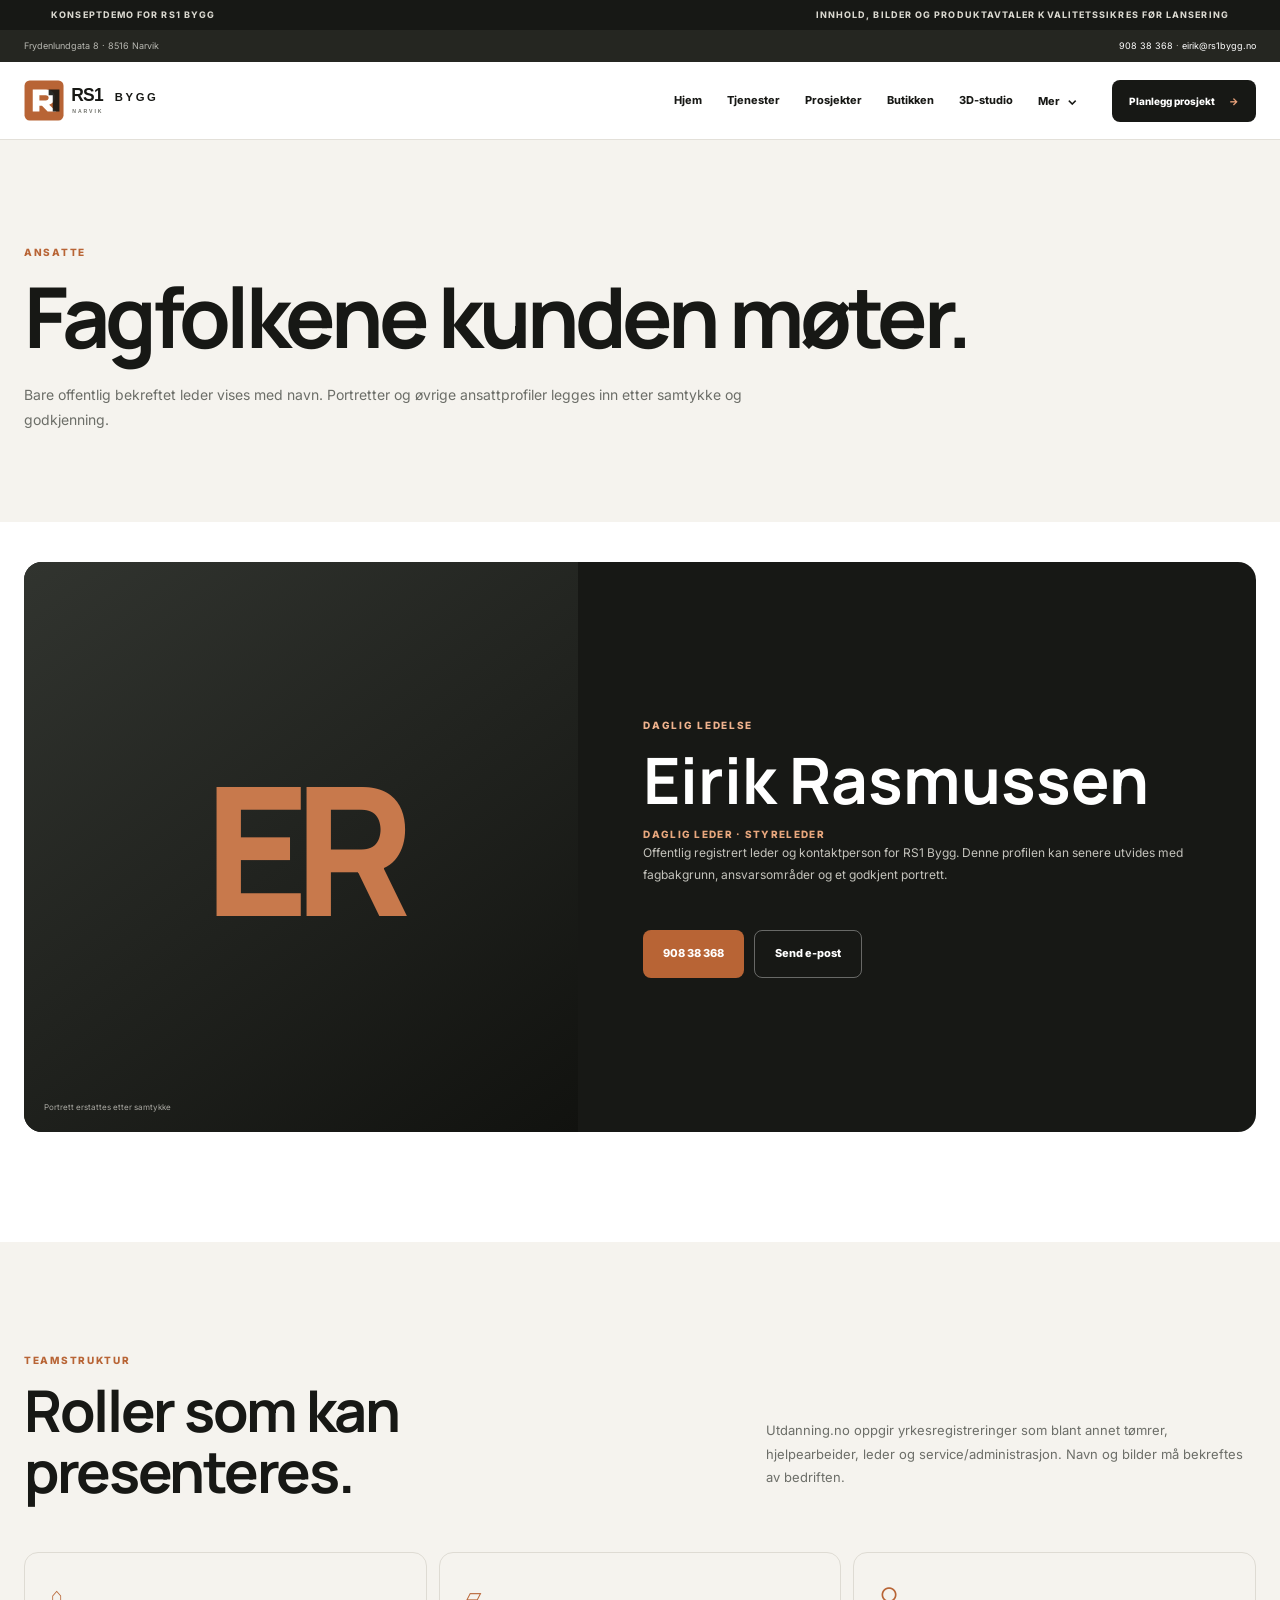
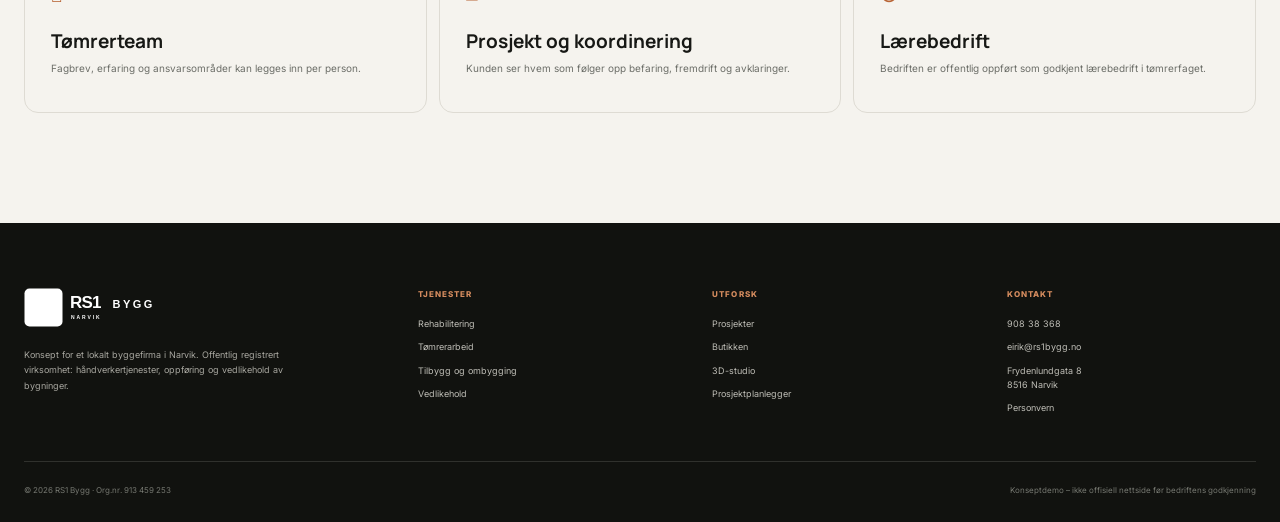
<file: ansatte.html>
<!doctype html><html lang="no"><head><meta charset="utf-8"><meta name="viewport" content="width=device-width,initial-scale=1,viewport-fit=cover"><meta name="theme-color" content="#171815"><meta name="description" content="Team- og ansattside for RS1 Bygg i Narvik."><title>Ansatte | RS1 Bygg Narvik</title><link rel="icon" href="assets/favicon.svg" type="image/svg+xml"><link rel="preconnect" href="https://fonts.googleapis.com"><link rel="preconnect" href="https://fonts.gstatic.com" crossorigin><link href="https://fonts.googleapis.com/css2?family=Inter:wght@400;500;600;700;800&family=Manrope:wght@500;600;700;800;900&display=swap" rel="stylesheet"><link rel="stylesheet" href="assets/site.css?v=20260901"><script defer src="assets/site.js?v=20260901"></script></head><body data-page="team"><div class="demo-ribbon"><span>Konseptdemo for RS1 Bygg</span><span>Innhold, bilder og produktavtaler kvalitetssikres før lansering</span></div>
<div class="site-topline"><div class="container"><span>Frydenlundgata 8 · 8516 Narvik</span><span><a href="tel:+4790838368">908 38 368</a> · <a href="mailto:eirik@rs1bygg.no">eirik@rs1bygg.no</a></span></div></div>
<header class="site-header"><div class="header-inner"><a class="site-logo" href="index.html" aria-label="RS1 Bygg"><img src="assets/logo.svg" alt="RS1 Bygg Narvik"></a><nav class="main-nav" aria-label="Hovedmeny"><a href="index.html" class="">Hjem</a><a href="tjenester.html" class="">Tjenester</a><a href="prosjekter.html" class="">Prosjekter</a><a href="butikk.html" class="">Butikken</a><a href="visualisering.html" class="">3D-studio</a><div class="nav-more"><button type="button" aria-expanded="false">Mer <span>⌄</span></button><div class="nav-popover"><a href="galleri.html"><span>Galleri</span><span>→</span></a><a href="tilbud.html"><span>Tilbud</span><span>→</span></a><a href="forhandlere.html"><span>Forhandlere</span><span>→</span></a><a href="prosessen.html"><span>Prosessen</span><span>→</span></a><a href="om-oss.html"><span>Om oss</span><span>→</span></a><a href="ansatte.html"><span>Ansatte</span><span>→</span></a><a href="kontakt.html"><span>Kontakt</span><span>→</span></a></div></div></nav><a class="header-cta" href="prosjektplanlegger.html">Planlegg prosjekt <span>→</span></a><button class="menu-toggle" type="button" aria-label="Åpne meny" aria-expanded="false"><span></span><span></span><span></span></button></div></header>
<nav class="mobile-menu" aria-label="Mobilmeny"><a href="index.html" class=""><span>Hjem</span><span>→</span></a><a href="tjenester.html" class=""><span>Tjenester</span><span>→</span></a><a href="prosjekter.html" class=""><span>Prosjekter</span><span>→</span></a><a href="butikk.html" class=""><span>Butikken</span><span>→</span></a><a href="visualisering.html" class=""><span>3D-studio</span><span>→</span></a><a href="galleri.html" class=""><span>Galleri</span><span>→</span></a><a href="tilbud.html" class=""><span>Tilbud</span><span>→</span></a><a href="forhandlere.html" class=""><span>Forhandlere</span><span>→</span></a><a href="prosessen.html" class=""><span>Prosessen</span><span>→</span></a><a href="om-oss.html" class=""><span>Om oss</span><span>→</span></a><a href="ansatte.html" class="active"><span>Ansatte</span><span>→</span></a><a href="kontakt.html" class=""><span>Kontakt</span><span>→</span></a><div class="mobile-actions"><a class="btn btn-accent" href="prosjektplanlegger.html">Planlegg prosjekt</a><a class="btn btn-outline-light" href="tel:+4790838368">Ring 908 38 368</a></div></nav><main><section class="page-hero"><div class="container"><span class="eyebrow">ANSATTE</span><h1>Fagfolkene kunden møter.</h1><p>Bare offentlig bekreftet leder vises med navn. Portretter og øvrige ansattprofiler legges inn etter samtykke og godkjenning.</p></div></section><section class="section pt-small"><div class="container"><div class="team-feature"><div class="team-photo"><div class="team-initials">ER</div><small>Portrett erstattes etter samtykke</small></div><div class="team-copy"><span class="eyebrow light">DAGLIG LEDELSE</span><h2>Eirik Rasmussen</h2><span class="team-role">Daglig leder · styreleder</span><p>Offentlig registrert leder og kontaktperson for RS1 Bygg. Denne profilen kan senere utvides med fagbakgrunn, ansvarsområder og et godkjent portrett.</p><div class="hero-actions"><a class="btn btn-accent" href="tel:+4790838368">908 38 368</a><a class="btn btn-outline-light" href="mailto:eirik@rs1bygg.no">Send e-post</a></div></div></div></div></section><section class="section section-soft"><div class="container"><div class="split-heading"><div><span class="eyebrow">TEAMSTRUKTUR</span><h2>Roller som kan presenteres.</h2></div><p>Utdanning.no oppgir yrkesregistreringer som blant annet tømrer, hjelpearbeider, leder og service/administrasjon. Navn og bilder må bekreftes av bedriften.</p></div><div class="role-grid"><article><i>⌂</i><h3>Tømrerteam</h3><p>Fagbrev, erfaring og ansvarsområder kan legges inn per person.</p></article><article><i>▱</i><h3>Prosjekt og koordinering</h3><p>Kunden ser hvem som følger opp befaring, fremdrift og avklaringer.</p></article><article><i>○</i><h3>Lærebedrift</h3><p>Bedriften er offentlig oppført som godkjent lærebedrift i tømrerfaget.</p></article></div></div></section></main><footer class="site-footer"><div class="container"><div class="footer-grid"><div class="footer-brand"><img src="assets/logo.svg" alt="RS1 Bygg"><p>Konsept for et lokalt byggefirma i Narvik. Offentlig registrert virksomhet: håndverkertjenester, oppføring og vedlikehold av bygninger.</p></div><div><span class="footer-label">Tjenester</span><a href="tjenester.html#rehabilitering">Rehabilitering</a><a href="tjenester.html#tomrer">Tømrerarbeid</a><a href="tjenester.html#tilbygg">Tilbygg og ombygging</a><a href="tjenester.html#vedlikehold">Vedlikehold</a></div><div><span class="footer-label">Utforsk</span><a href="prosjekter.html">Prosjekter</a><a href="butikk.html">Butikken</a><a href="visualisering.html">3D-studio</a><a href="prosjektplanlegger.html">Prosjektplanlegger</a></div><div><span class="footer-label">Kontakt</span><a href="tel:+4790838368">908 38 368</a><a href="mailto:eirik@rs1bygg.no">eirik@rs1bygg.no</a><span>Frydenlundgata 8<br>8516 Narvik</span><a href="personvern.html">Personvern</a></div></div><div class="footer-bottom"><span>© <span data-year></span> RS1 Bygg · Org.nr. 913 459 253</span><span>Konseptdemo – ikke offisiell nettside før bedriftens godkjenning</span></div></div></footer></body></html>
</file>
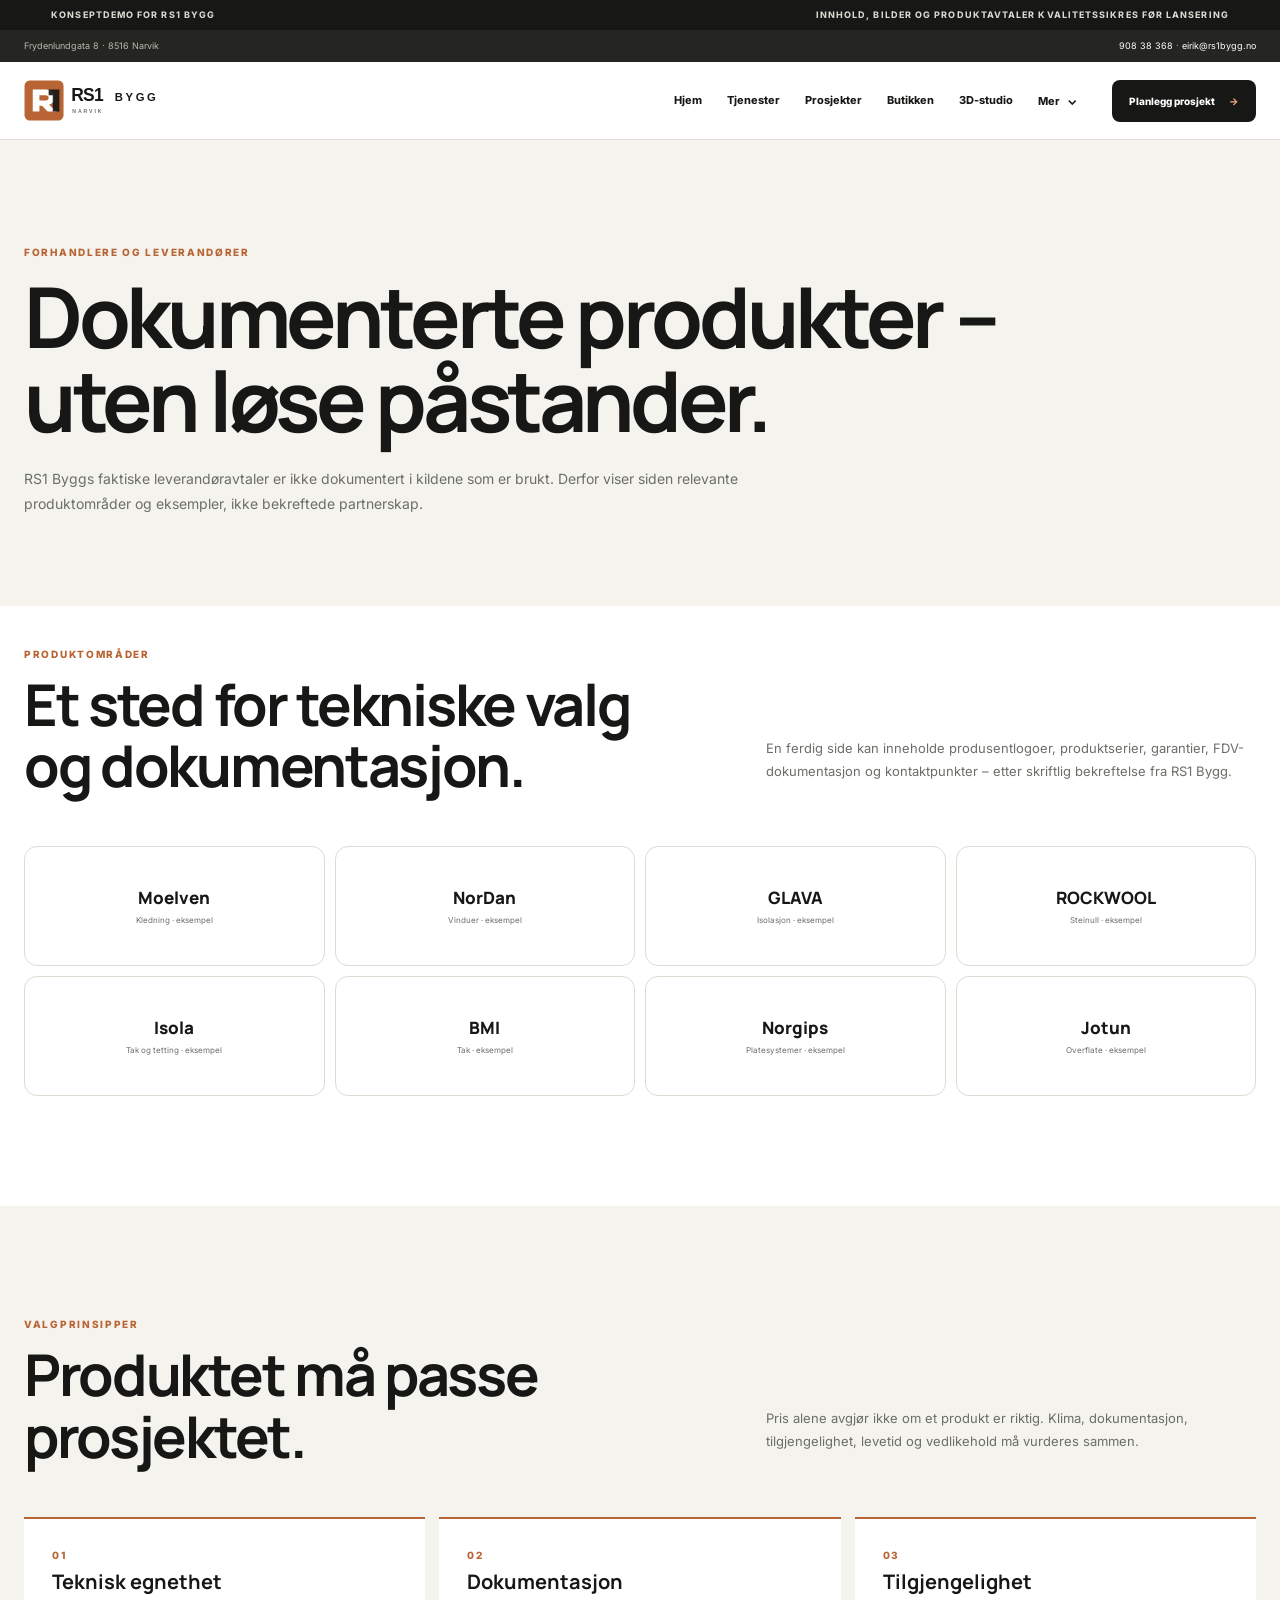
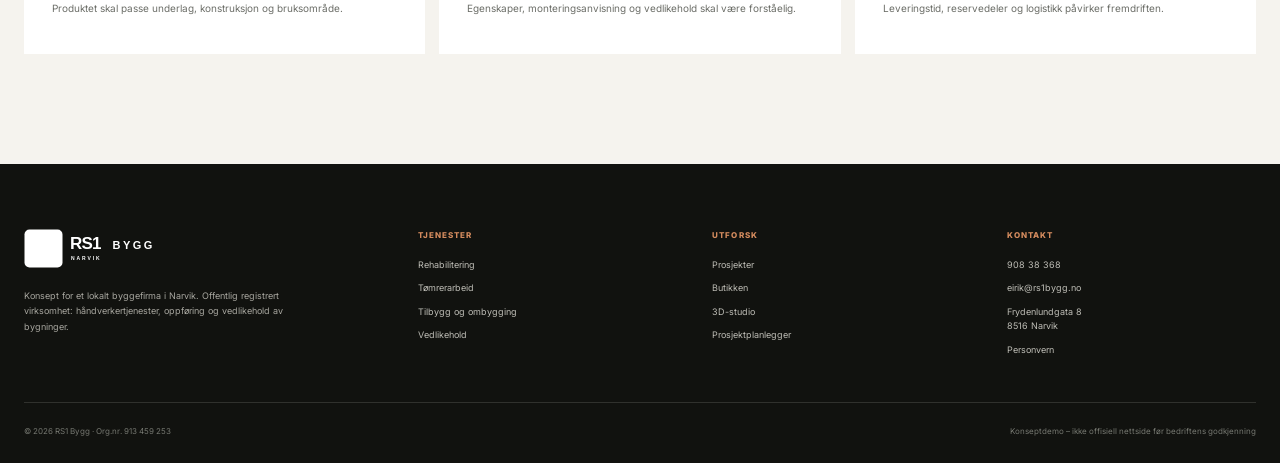
<file: forhandlere.html>
<!doctype html><html lang="no"><head><meta charset="utf-8"><meta name="viewport" content="width=device-width,initial-scale=1,viewport-fit=cover"><meta name="theme-color" content="#171815"><meta name="description" content="Konsept for produktområder, leverandører og dokumentasjon."><title>Forhandlere og leverandører | RS1 Bygg</title><link rel="icon" href="assets/favicon.svg" type="image/svg+xml"><link rel="preconnect" href="https://fonts.googleapis.com"><link rel="preconnect" href="https://fonts.gstatic.com" crossorigin><link href="https://fonts.googleapis.com/css2?family=Inter:wght@400;500;600;700;800&family=Manrope:wght@500;600;700;800;900&display=swap" rel="stylesheet"><link rel="stylesheet" href="assets/site.css?v=20260901"><script defer src="assets/site.js?v=20260901"></script></head><body data-page="dealers"><div class="demo-ribbon"><span>Konseptdemo for RS1 Bygg</span><span>Innhold, bilder og produktavtaler kvalitetssikres før lansering</span></div>
<div class="site-topline"><div class="container"><span>Frydenlundgata 8 · 8516 Narvik</span><span><a href="tel:+4790838368">908 38 368</a> · <a href="mailto:eirik@rs1bygg.no">eirik@rs1bygg.no</a></span></div></div>
<header class="site-header"><div class="header-inner"><a class="site-logo" href="index.html" aria-label="RS1 Bygg"><img src="assets/logo.svg" alt="RS1 Bygg Narvik"></a><nav class="main-nav" aria-label="Hovedmeny"><a href="index.html" class="">Hjem</a><a href="tjenester.html" class="">Tjenester</a><a href="prosjekter.html" class="">Prosjekter</a><a href="butikk.html" class="">Butikken</a><a href="visualisering.html" class="">3D-studio</a><div class="nav-more"><button type="button" aria-expanded="false">Mer <span>⌄</span></button><div class="nav-popover"><a href="galleri.html"><span>Galleri</span><span>→</span></a><a href="tilbud.html"><span>Tilbud</span><span>→</span></a><a href="forhandlere.html"><span>Forhandlere</span><span>→</span></a><a href="prosessen.html"><span>Prosessen</span><span>→</span></a><a href="om-oss.html"><span>Om oss</span><span>→</span></a><a href="ansatte.html"><span>Ansatte</span><span>→</span></a><a href="kontakt.html"><span>Kontakt</span><span>→</span></a></div></div></nav><a class="header-cta" href="prosjektplanlegger.html">Planlegg prosjekt <span>→</span></a><button class="menu-toggle" type="button" aria-label="Åpne meny" aria-expanded="false"><span></span><span></span><span></span></button></div></header>
<nav class="mobile-menu" aria-label="Mobilmeny"><a href="index.html" class=""><span>Hjem</span><span>→</span></a><a href="tjenester.html" class=""><span>Tjenester</span><span>→</span></a><a href="prosjekter.html" class=""><span>Prosjekter</span><span>→</span></a><a href="butikk.html" class=""><span>Butikken</span><span>→</span></a><a href="visualisering.html" class=""><span>3D-studio</span><span>→</span></a><a href="galleri.html" class=""><span>Galleri</span><span>→</span></a><a href="tilbud.html" class=""><span>Tilbud</span><span>→</span></a><a href="forhandlere.html" class="active"><span>Forhandlere</span><span>→</span></a><a href="prosessen.html" class=""><span>Prosessen</span><span>→</span></a><a href="om-oss.html" class=""><span>Om oss</span><span>→</span></a><a href="ansatte.html" class=""><span>Ansatte</span><span>→</span></a><a href="kontakt.html" class=""><span>Kontakt</span><span>→</span></a><div class="mobile-actions"><a class="btn btn-accent" href="prosjektplanlegger.html">Planlegg prosjekt</a><a class="btn btn-outline-light" href="tel:+4790838368">Ring 908 38 368</a></div></nav><main><section class="page-hero"><div class="container"><span class="eyebrow">FORHANDLERE OG LEVERANDØRER</span><h1>Dokumenterte produkter – uten løse påstander.</h1><p>RS1 Byggs faktiske leverandøravtaler er ikke dokumentert i kildene som er brukt. Derfor viser siden relevante produktområder og eksempler, ikke bekreftede partnerskap.</p></div></section><section class="section pt-small"><div class="container"><div class="split-heading"><div><span class="eyebrow">PRODUKTOMRÅDER</span><h2>Et sted for tekniske valg og dokumentasjon.</h2></div><p>En ferdig side kan inneholde produsentlogoer, produktserier, garantier, FDV-dokumentasjon og kontaktpunkter – etter skriftlig bekreftelse fra RS1 Bygg.</p></div><div class="brand-wall"><div class="brand-card"><b>Moelven</b><span>Kledning · eksempel</span></div><div class="brand-card"><b>NorDan</b><span>Vinduer · eksempel</span></div><div class="brand-card"><b>GLAVA</b><span>Isolasjon · eksempel</span></div><div class="brand-card"><b>ROCKWOOL</b><span>Steinull · eksempel</span></div><div class="brand-card"><b>Isola</b><span>Tak og tetting · eksempel</span></div><div class="brand-card"><b>BMI</b><span>Tak · eksempel</span></div><div class="brand-card"><b>Norgips</b><span>Platesystemer · eksempel</span></div><div class="brand-card"><b>Jotun</b><span>Overflate · eksempel</span></div></div></div></section><section class="section section-soft"><div class="container"><div class="split-heading"><div><span class="eyebrow">VALGPRINSIPPER</span><h2>Produktet må passe prosjektet.</h2></div><p>Pris alene avgjør ikke om et produkt er riktig. Klima, dokumentasjon, tilgjengelighet, levetid og vedlikehold må vurderes sammen.</p></div><div class="principle-grid"><article class="principle-card"><span class="eyebrow">01</span><h3>Teknisk egnethet</h3><p>Produktet skal passe underlag, konstruksjon og bruksområde.</p></article><article class="principle-card"><span class="eyebrow">02</span><h3>Dokumentasjon</h3><p>Egenskaper, monteringsanvisning og vedlikehold skal være forståelig.</p></article><article class="principle-card"><span class="eyebrow">03</span><h3>Tilgjengelighet</h3><p>Leveringstid, reservedeler og logistikk påvirker fremdriften.</p></article></div></div></section></main><footer class="site-footer"><div class="container"><div class="footer-grid"><div class="footer-brand"><img src="assets/logo.svg" alt="RS1 Bygg"><p>Konsept for et lokalt byggefirma i Narvik. Offentlig registrert virksomhet: håndverkertjenester, oppføring og vedlikehold av bygninger.</p></div><div><span class="footer-label">Tjenester</span><a href="tjenester.html#rehabilitering">Rehabilitering</a><a href="tjenester.html#tomrer">Tømrerarbeid</a><a href="tjenester.html#tilbygg">Tilbygg og ombygging</a><a href="tjenester.html#vedlikehold">Vedlikehold</a></div><div><span class="footer-label">Utforsk</span><a href="prosjekter.html">Prosjekter</a><a href="butikk.html">Butikken</a><a href="visualisering.html">3D-studio</a><a href="prosjektplanlegger.html">Prosjektplanlegger</a></div><div><span class="footer-label">Kontakt</span><a href="tel:+4790838368">908 38 368</a><a href="mailto:eirik@rs1bygg.no">eirik@rs1bygg.no</a><span>Frydenlundgata 8<br>8516 Narvik</span><a href="personvern.html">Personvern</a></div></div><div class="footer-bottom"><span>© <span data-year></span> RS1 Bygg · Org.nr. 913 459 253</span><span>Konseptdemo – ikke offisiell nettside før bedriftens godkjenning</span></div></div></footer></body></html>
</file>
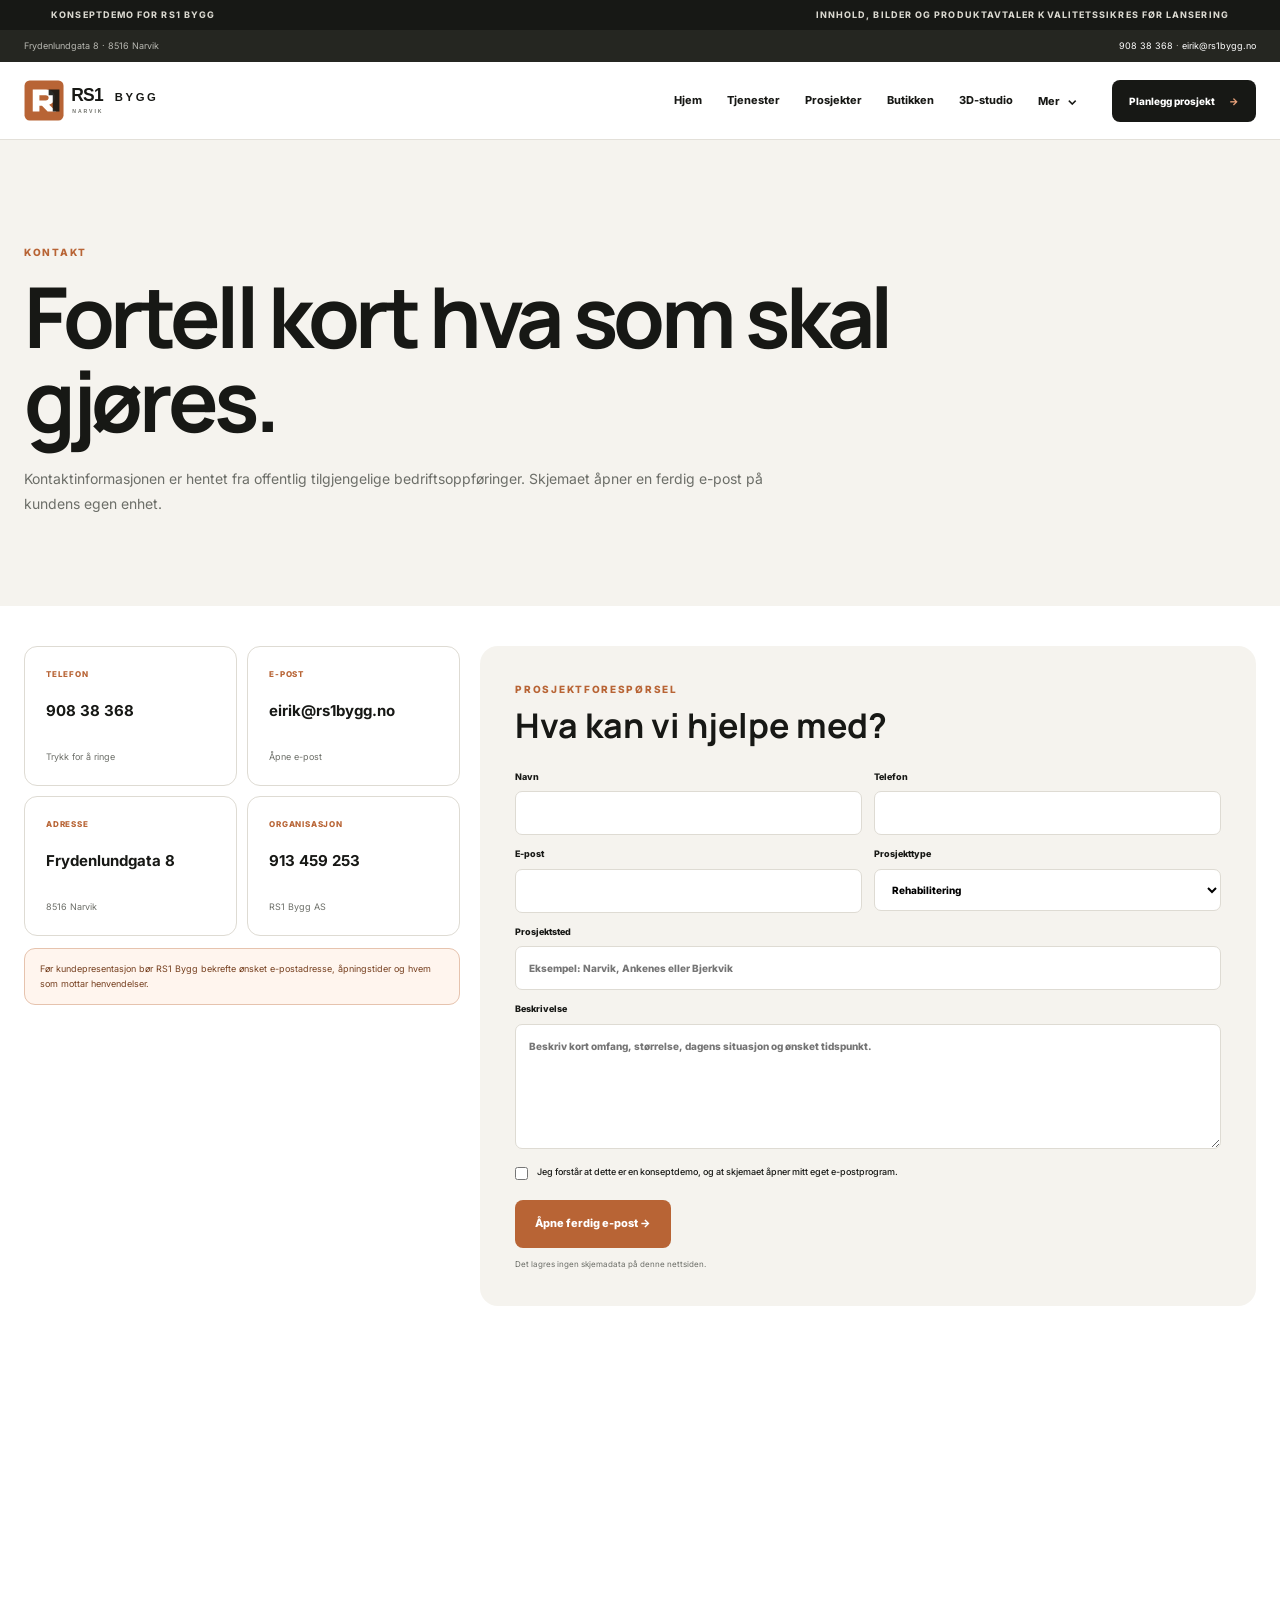
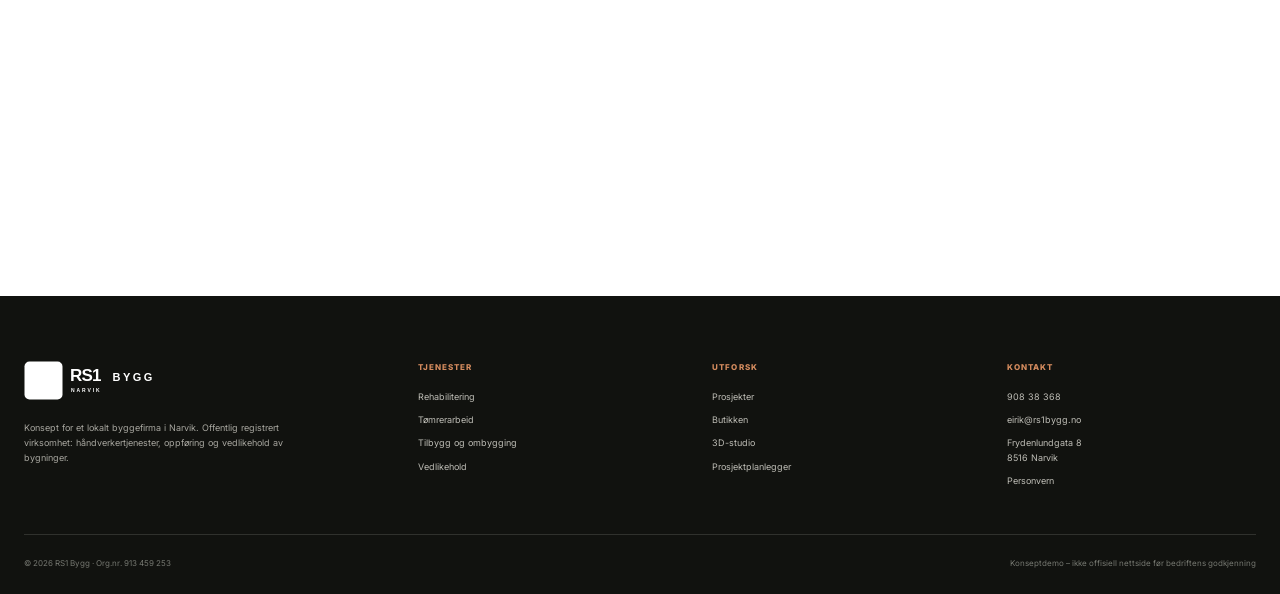
<file: kontakt.html>
<!doctype html><html lang="no"><head><meta charset="utf-8"><meta name="viewport" content="width=device-width,initial-scale=1,viewport-fit=cover"><meta name="theme-color" content="#171815"><meta name="description" content="Kontakt RS1 Bygg på telefon 908 38 368 eller via prosjektforespørsel."><title>Kontakt | RS1 Bygg Narvik</title><link rel="icon" href="assets/favicon.svg" type="image/svg+xml"><link rel="preconnect" href="https://fonts.googleapis.com"><link rel="preconnect" href="https://fonts.gstatic.com" crossorigin><link href="https://fonts.googleapis.com/css2?family=Inter:wght@400;500;600;700;800&family=Manrope:wght@500;600;700;800;900&display=swap" rel="stylesheet"><link rel="stylesheet" href="assets/site.css?v=20260901"><script defer src="assets/site.js?v=20260901"></script></head><body data-page="contact"><div class="demo-ribbon"><span>Konseptdemo for RS1 Bygg</span><span>Innhold, bilder og produktavtaler kvalitetssikres før lansering</span></div>
<div class="site-topline"><div class="container"><span>Frydenlundgata 8 · 8516 Narvik</span><span><a href="tel:+4790838368">908 38 368</a> · <a href="mailto:eirik@rs1bygg.no">eirik@rs1bygg.no</a></span></div></div>
<header class="site-header"><div class="header-inner"><a class="site-logo" href="index.html" aria-label="RS1 Bygg"><img src="assets/logo.svg" alt="RS1 Bygg Narvik"></a><nav class="main-nav" aria-label="Hovedmeny"><a href="index.html" class="">Hjem</a><a href="tjenester.html" class="">Tjenester</a><a href="prosjekter.html" class="">Prosjekter</a><a href="butikk.html" class="">Butikken</a><a href="visualisering.html" class="">3D-studio</a><div class="nav-more"><button type="button" aria-expanded="false">Mer <span>⌄</span></button><div class="nav-popover"><a href="galleri.html"><span>Galleri</span><span>→</span></a><a href="tilbud.html"><span>Tilbud</span><span>→</span></a><a href="forhandlere.html"><span>Forhandlere</span><span>→</span></a><a href="prosessen.html"><span>Prosessen</span><span>→</span></a><a href="om-oss.html"><span>Om oss</span><span>→</span></a><a href="ansatte.html"><span>Ansatte</span><span>→</span></a><a href="kontakt.html"><span>Kontakt</span><span>→</span></a></div></div></nav><a class="header-cta" href="prosjektplanlegger.html">Planlegg prosjekt <span>→</span></a><button class="menu-toggle" type="button" aria-label="Åpne meny" aria-expanded="false"><span></span><span></span><span></span></button></div></header>
<nav class="mobile-menu" aria-label="Mobilmeny"><a href="index.html" class=""><span>Hjem</span><span>→</span></a><a href="tjenester.html" class=""><span>Tjenester</span><span>→</span></a><a href="prosjekter.html" class=""><span>Prosjekter</span><span>→</span></a><a href="butikk.html" class=""><span>Butikken</span><span>→</span></a><a href="visualisering.html" class=""><span>3D-studio</span><span>→</span></a><a href="galleri.html" class=""><span>Galleri</span><span>→</span></a><a href="tilbud.html" class=""><span>Tilbud</span><span>→</span></a><a href="forhandlere.html" class=""><span>Forhandlere</span><span>→</span></a><a href="prosessen.html" class=""><span>Prosessen</span><span>→</span></a><a href="om-oss.html" class=""><span>Om oss</span><span>→</span></a><a href="ansatte.html" class=""><span>Ansatte</span><span>→</span></a><a href="kontakt.html" class="active"><span>Kontakt</span><span>→</span></a><div class="mobile-actions"><a class="btn btn-accent" href="prosjektplanlegger.html">Planlegg prosjekt</a><a class="btn btn-outline-light" href="tel:+4790838368">Ring 908 38 368</a></div></nav><main><section class="page-hero"><div class="container"><span class="eyebrow">KONTAKT</span><h1>Fortell kort hva som skal gjøres.</h1><p>Kontaktinformasjonen er hentet fra offentlig tilgjengelige bedriftsoppføringer. Skjemaet åpner en ferdig e-post på kundens egen enhet.</p></div></section><section class="section pt-small"><div class="container contact-layout"><div><div class="contact-cards"><a href="tel:+4790838368"><span>TELEFON</span><b>908 38 368</b><i>Trykk for å ringe</i></a><a href="mailto:eirik@rs1bygg.no"><span>E-POST</span><b>eirik@rs1bygg.no</b><i>Åpne e-post</i></a><div><span>ADRESSE</span><b>Frydenlundgata 8</b><i>8516 Narvik</i></div><div><span>ORGANISASJON</span><b>913 459 253</b><i>RS1 Bygg AS</i></div></div><div class="notice" style="margin-top:12px">Før kundepresentasjon bør RS1 Bygg bekrefte ønsket e-postadresse, åpningstider og hvem som mottar henvendelser.</div></div><form class="contact-form" id="contactForm"><span class="eyebrow">PROSJEKTFORESPØRSEL</span><h2>Hva kan vi hjelpe med?</h2><div class="form-grid"><label>Navn<input name="name" autocomplete="name" required></label><label>Telefon<input name="phone" type="tel" autocomplete="tel" required></label><label>E-post<input name="email" type="email" autocomplete="email"></label><label>Prosjekttype<select name="type"><option>Rehabilitering</option><option>Tilbygg</option><option>Nybygg</option><option>Bad / våtrom</option><option>Fasade / vedlikehold</option><option>Terrasse / uteområde</option><option>Annet</option></select></label><label class="span-2">Prosjektsted<input name="place" placeholder="Eksempel: Narvik, Ankenes eller Bjerkvik"></label><label class="span-2">Beskrivelse<textarea name="message" placeholder="Beskriv kort omfang, størrelse, dagens situasjon og ønsket tidspunkt."></textarea></label><label class="span-2 consent"><input type="checkbox" required><span>Jeg forstår at dette er en konseptdemo, og at skjemaet åpner mitt eget e-postprogram.</span></label></div><button class="btn btn-accent" type="submit">Åpne ferdig e-post →</button><p class="form-note">Det lagres ingen skjemadata på denne nettsiden.</p></form></div></section><section class="map-section"><iframe title="Kart til Frydenlundgata 8" loading="lazy" src="https://www.google.com/maps?q=Frydenlundgata+8,+8516+Narvik&output=embed"></iframe></section></main><footer class="site-footer"><div class="container"><div class="footer-grid"><div class="footer-brand"><img src="assets/logo.svg" alt="RS1 Bygg"><p>Konsept for et lokalt byggefirma i Narvik. Offentlig registrert virksomhet: håndverkertjenester, oppføring og vedlikehold av bygninger.</p></div><div><span class="footer-label">Tjenester</span><a href="tjenester.html#rehabilitering">Rehabilitering</a><a href="tjenester.html#tomrer">Tømrerarbeid</a><a href="tjenester.html#tilbygg">Tilbygg og ombygging</a><a href="tjenester.html#vedlikehold">Vedlikehold</a></div><div><span class="footer-label">Utforsk</span><a href="prosjekter.html">Prosjekter</a><a href="butikk.html">Butikken</a><a href="visualisering.html">3D-studio</a><a href="prosjektplanlegger.html">Prosjektplanlegger</a></div><div><span class="footer-label">Kontakt</span><a href="tel:+4790838368">908 38 368</a><a href="mailto:eirik@rs1bygg.no">eirik@rs1bygg.no</a><span>Frydenlundgata 8<br>8516 Narvik</span><a href="personvern.html">Personvern</a></div></div><div class="footer-bottom"><span>© <span data-year></span> RS1 Bygg · Org.nr. 913 459 253</span><span>Konseptdemo – ikke offisiell nettside før bedriftens godkjenning</span></div></div></footer></body></html>
</file>
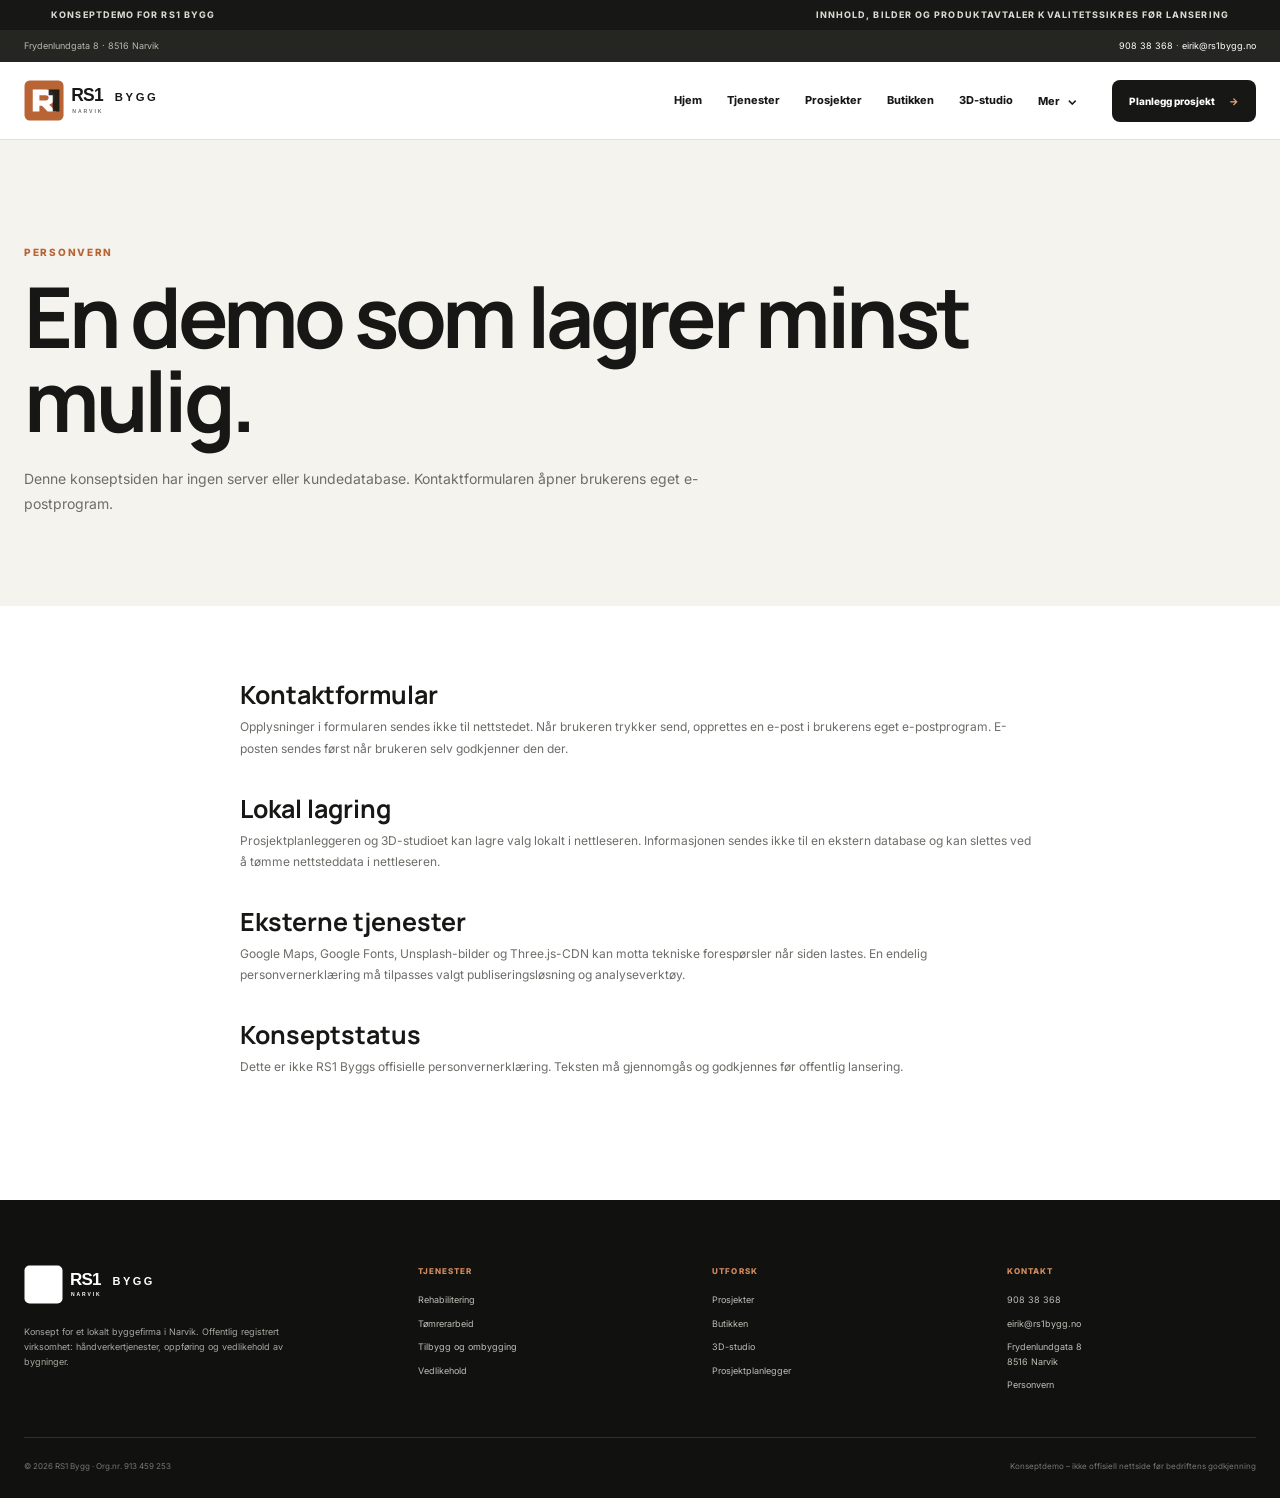
<file: personvern.html>
<!doctype html><html lang="no"><head><meta charset="utf-8"><meta name="viewport" content="width=device-width,initial-scale=1,viewport-fit=cover"><meta name="theme-color" content="#171815"><meta name="description" content="Personverninformasjon for konseptnettsiden."><title>Personvern | RS1 Bygg konsept</title><link rel="icon" href="assets/favicon.svg" type="image/svg+xml"><link rel="preconnect" href="https://fonts.googleapis.com"><link rel="preconnect" href="https://fonts.gstatic.com" crossorigin><link href="https://fonts.googleapis.com/css2?family=Inter:wght@400;500;600;700;800&family=Manrope:wght@500;600;700;800;900&display=swap" rel="stylesheet"><link rel="stylesheet" href="assets/site.css?v=20260901"><script defer src="assets/site.js?v=20260901"></script></head><body data-page="privacy"><div class="demo-ribbon"><span>Konseptdemo for RS1 Bygg</span><span>Innhold, bilder og produktavtaler kvalitetssikres før lansering</span></div>
<div class="site-topline"><div class="container"><span>Frydenlundgata 8 · 8516 Narvik</span><span><a href="tel:+4790838368">908 38 368</a> · <a href="mailto:eirik@rs1bygg.no">eirik@rs1bygg.no</a></span></div></div>
<header class="site-header"><div class="header-inner"><a class="site-logo" href="index.html" aria-label="RS1 Bygg"><img src="assets/logo.svg" alt="RS1 Bygg Narvik"></a><nav class="main-nav" aria-label="Hovedmeny"><a href="index.html" class="">Hjem</a><a href="tjenester.html" class="">Tjenester</a><a href="prosjekter.html" class="">Prosjekter</a><a href="butikk.html" class="">Butikken</a><a href="visualisering.html" class="">3D-studio</a><div class="nav-more"><button type="button" aria-expanded="false">Mer <span>⌄</span></button><div class="nav-popover"><a href="galleri.html"><span>Galleri</span><span>→</span></a><a href="tilbud.html"><span>Tilbud</span><span>→</span></a><a href="forhandlere.html"><span>Forhandlere</span><span>→</span></a><a href="prosessen.html"><span>Prosessen</span><span>→</span></a><a href="om-oss.html"><span>Om oss</span><span>→</span></a><a href="ansatte.html"><span>Ansatte</span><span>→</span></a><a href="kontakt.html"><span>Kontakt</span><span>→</span></a></div></div></nav><a class="header-cta" href="prosjektplanlegger.html">Planlegg prosjekt <span>→</span></a><button class="menu-toggle" type="button" aria-label="Åpne meny" aria-expanded="false"><span></span><span></span><span></span></button></div></header>
<nav class="mobile-menu" aria-label="Mobilmeny"><a href="index.html" class=""><span>Hjem</span><span>→</span></a><a href="tjenester.html" class=""><span>Tjenester</span><span>→</span></a><a href="prosjekter.html" class=""><span>Prosjekter</span><span>→</span></a><a href="butikk.html" class=""><span>Butikken</span><span>→</span></a><a href="visualisering.html" class=""><span>3D-studio</span><span>→</span></a><a href="galleri.html" class=""><span>Galleri</span><span>→</span></a><a href="tilbud.html" class=""><span>Tilbud</span><span>→</span></a><a href="forhandlere.html" class=""><span>Forhandlere</span><span>→</span></a><a href="prosessen.html" class=""><span>Prosessen</span><span>→</span></a><a href="om-oss.html" class=""><span>Om oss</span><span>→</span></a><a href="ansatte.html" class=""><span>Ansatte</span><span>→</span></a><a href="kontakt.html" class=""><span>Kontakt</span><span>→</span></a><div class="mobile-actions"><a class="btn btn-accent" href="prosjektplanlegger.html">Planlegg prosjekt</a><a class="btn btn-outline-light" href="tel:+4790838368">Ring 908 38 368</a></div></nav><main><section class="page-hero"><div class="container"><span class="eyebrow">PERSONVERN</span><h1>En demo som lagrer minst mulig.</h1><p>Denne konseptsiden har ingen server eller kundedatabase. Kontaktformularen åpner brukerens eget e-postprogram.</p></div></section><section class="section pt-small"><div class="container legal-copy"><h2>Kontaktformular</h2><p>Opplysninger i formularen sendes ikke til nettstedet. Når brukeren trykker send, opprettes en e-post i brukerens eget e-postprogram. E-posten sendes først når brukeren selv godkjenner den der.</p><h2>Lokal lagring</h2><p>Prosjektplanleggeren og 3D-studioet kan lagre valg lokalt i nettleseren. Informasjonen sendes ikke til en ekstern database og kan slettes ved å tømme nettsteddata i nettleseren.</p><h2>Eksterne tjenester</h2><p>Google Maps, Google Fonts, Unsplash-bilder og Three.js-CDN kan motta tekniske forespørsler når siden lastes. En endelig personvernerklæring må tilpasses valgt publiseringsløsning og analyseverktøy.</p><h2>Konseptstatus</h2><p>Dette er ikke RS1 Byggs offisielle personvernerklæring. Teksten må gjennomgås og godkjennes før offentlig lansering.</p></div></section></main><footer class="site-footer"><div class="container"><div class="footer-grid"><div class="footer-brand"><img src="assets/logo.svg" alt="RS1 Bygg"><p>Konsept for et lokalt byggefirma i Narvik. Offentlig registrert virksomhet: håndverkertjenester, oppføring og vedlikehold av bygninger.</p></div><div><span class="footer-label">Tjenester</span><a href="tjenester.html#rehabilitering">Rehabilitering</a><a href="tjenester.html#tomrer">Tømrerarbeid</a><a href="tjenester.html#tilbygg">Tilbygg og ombygging</a><a href="tjenester.html#vedlikehold">Vedlikehold</a></div><div><span class="footer-label">Utforsk</span><a href="prosjekter.html">Prosjekter</a><a href="butikk.html">Butikken</a><a href="visualisering.html">3D-studio</a><a href="prosjektplanlegger.html">Prosjektplanlegger</a></div><div><span class="footer-label">Kontakt</span><a href="tel:+4790838368">908 38 368</a><a href="mailto:eirik@rs1bygg.no">eirik@rs1bygg.no</a><span>Frydenlundgata 8<br>8516 Narvik</span><a href="personvern.html">Personvern</a></div></div><div class="footer-bottom"><span>© <span data-year></span> RS1 Bygg · Org.nr. 913 459 253</span><span>Konseptdemo – ikke offisiell nettside før bedriftens godkjenning</span></div></div></footer></body></html>
</file>
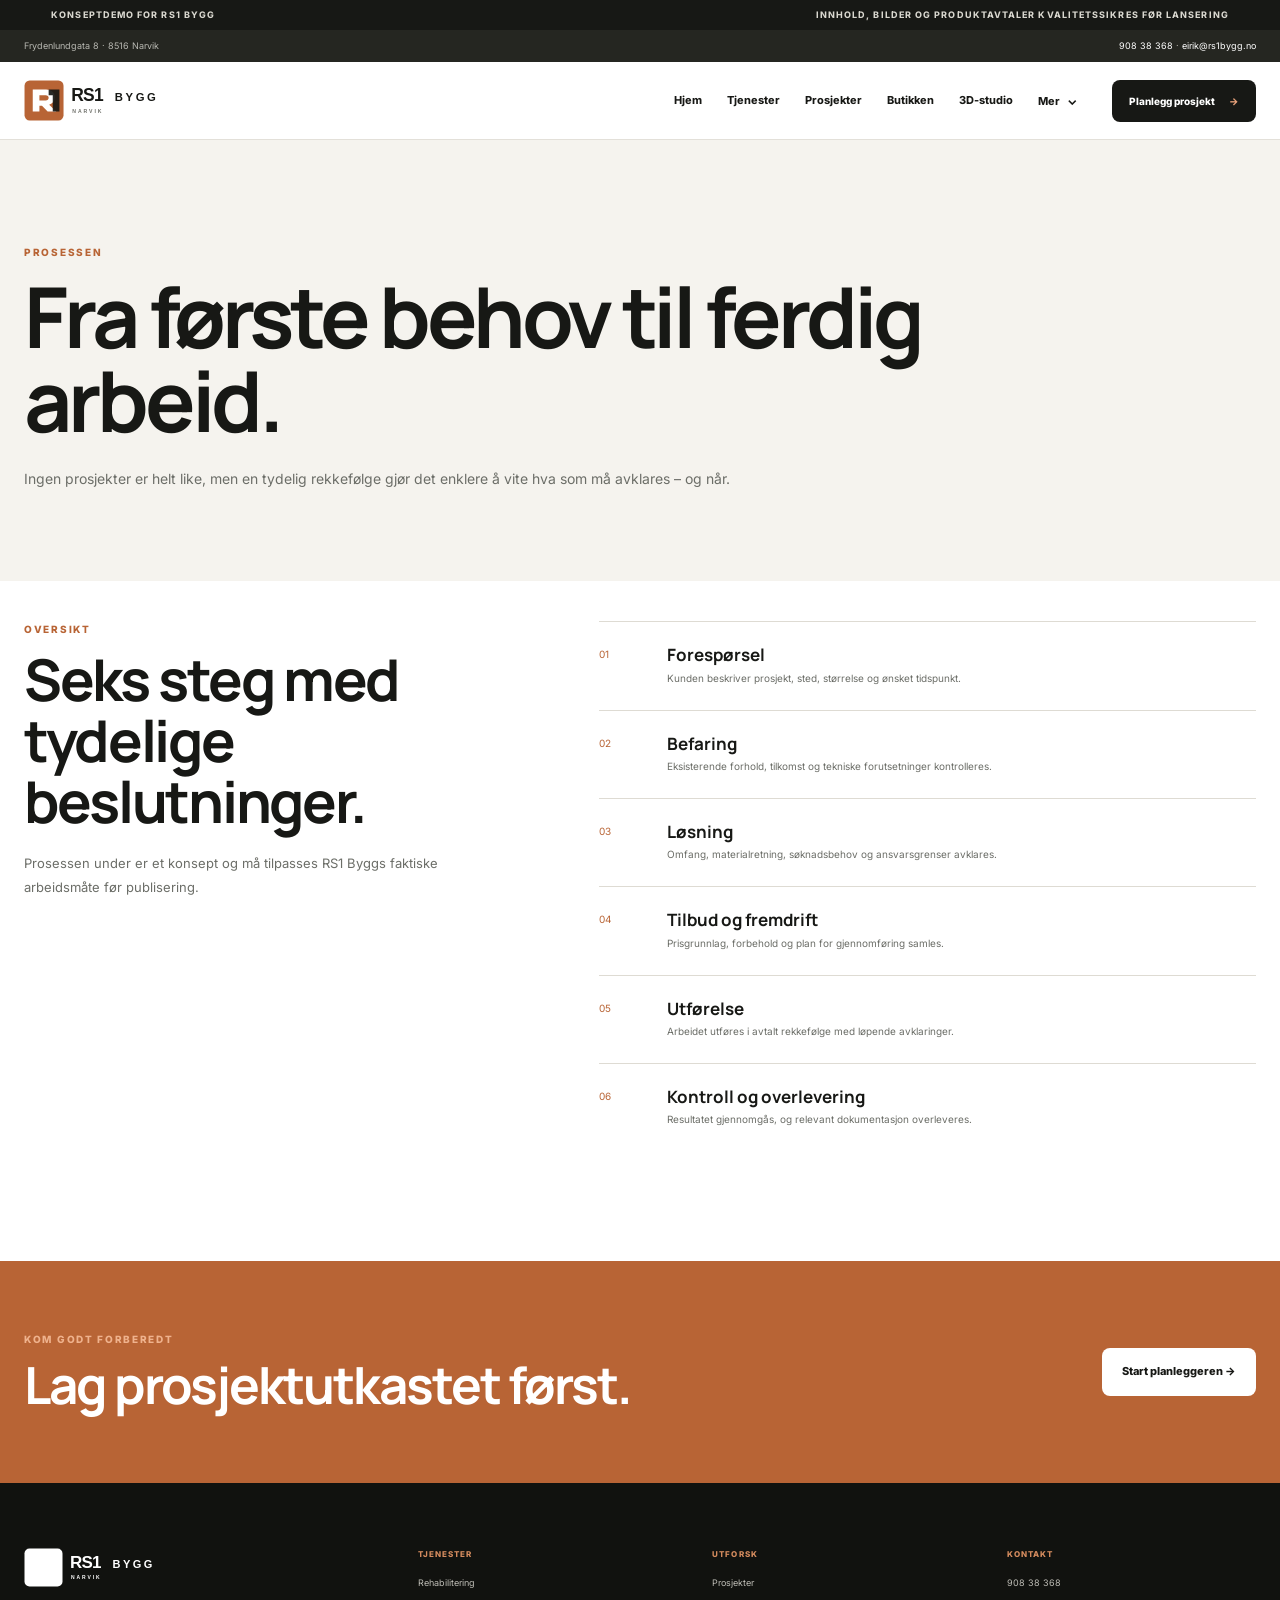
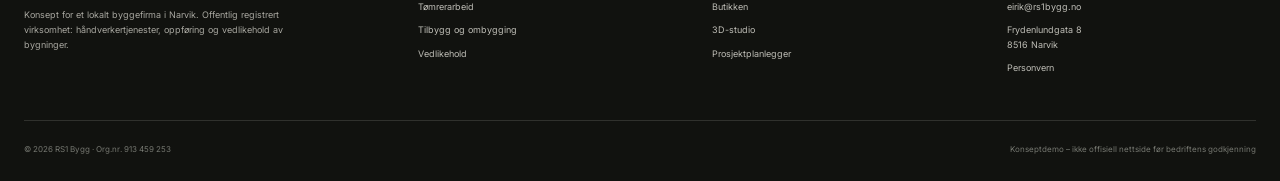
<file: prosessen.html>
<!doctype html><html lang="no"><head><meta charset="utf-8"><meta name="viewport" content="width=device-width,initial-scale=1,viewport-fit=cover"><meta name="theme-color" content="#171815"><meta name="description" content="Konsept for prosjektprosess fra forespørsel til overlevering."><title>Prosessen | RS1 Bygg</title><link rel="icon" href="assets/favicon.svg" type="image/svg+xml"><link rel="preconnect" href="https://fonts.googleapis.com"><link rel="preconnect" href="https://fonts.gstatic.com" crossorigin><link href="https://fonts.googleapis.com/css2?family=Inter:wght@400;500;600;700;800&family=Manrope:wght@500;600;700;800;900&display=swap" rel="stylesheet"><link rel="stylesheet" href="assets/site.css?v=20260901"><script defer src="assets/site.js?v=20260901"></script></head><body data-page="process"><div class="demo-ribbon"><span>Konseptdemo for RS1 Bygg</span><span>Innhold, bilder og produktavtaler kvalitetssikres før lansering</span></div>
<div class="site-topline"><div class="container"><span>Frydenlundgata 8 · 8516 Narvik</span><span><a href="tel:+4790838368">908 38 368</a> · <a href="mailto:eirik@rs1bygg.no">eirik@rs1bygg.no</a></span></div></div>
<header class="site-header"><div class="header-inner"><a class="site-logo" href="index.html" aria-label="RS1 Bygg"><img src="assets/logo.svg" alt="RS1 Bygg Narvik"></a><nav class="main-nav" aria-label="Hovedmeny"><a href="index.html" class="">Hjem</a><a href="tjenester.html" class="">Tjenester</a><a href="prosjekter.html" class="">Prosjekter</a><a href="butikk.html" class="">Butikken</a><a href="visualisering.html" class="">3D-studio</a><div class="nav-more"><button type="button" aria-expanded="false">Mer <span>⌄</span></button><div class="nav-popover"><a href="galleri.html"><span>Galleri</span><span>→</span></a><a href="tilbud.html"><span>Tilbud</span><span>→</span></a><a href="forhandlere.html"><span>Forhandlere</span><span>→</span></a><a href="prosessen.html"><span>Prosessen</span><span>→</span></a><a href="om-oss.html"><span>Om oss</span><span>→</span></a><a href="ansatte.html"><span>Ansatte</span><span>→</span></a><a href="kontakt.html"><span>Kontakt</span><span>→</span></a></div></div></nav><a class="header-cta" href="prosjektplanlegger.html">Planlegg prosjekt <span>→</span></a><button class="menu-toggle" type="button" aria-label="Åpne meny" aria-expanded="false"><span></span><span></span><span></span></button></div></header>
<nav class="mobile-menu" aria-label="Mobilmeny"><a href="index.html" class=""><span>Hjem</span><span>→</span></a><a href="tjenester.html" class=""><span>Tjenester</span><span>→</span></a><a href="prosjekter.html" class=""><span>Prosjekter</span><span>→</span></a><a href="butikk.html" class=""><span>Butikken</span><span>→</span></a><a href="visualisering.html" class=""><span>3D-studio</span><span>→</span></a><a href="galleri.html" class=""><span>Galleri</span><span>→</span></a><a href="tilbud.html" class=""><span>Tilbud</span><span>→</span></a><a href="forhandlere.html" class=""><span>Forhandlere</span><span>→</span></a><a href="prosessen.html" class="active"><span>Prosessen</span><span>→</span></a><a href="om-oss.html" class=""><span>Om oss</span><span>→</span></a><a href="ansatte.html" class=""><span>Ansatte</span><span>→</span></a><a href="kontakt.html" class=""><span>Kontakt</span><span>→</span></a><div class="mobile-actions"><a class="btn btn-accent" href="prosjektplanlegger.html">Planlegg prosjekt</a><a class="btn btn-outline-light" href="tel:+4790838368">Ring 908 38 368</a></div></nav><main><section class="page-hero"><div class="container"><span class="eyebrow">PROSESSEN</span><h1>Fra første behov til ferdig arbeid.</h1><p>Ingen prosjekter er helt like, men en tydelig rekkefølge gjør det enklere å vite hva som må avklares – og når.</p></div></section><section class="section pt-small"><div class="container process-layout"><div><span class="eyebrow">OVERSIKT</span><h2>Seks steg med tydelige beslutninger.</h2><p style="font-size:13px;color:var(--muted);line-height:1.8;margin-top:20px">Prosessen under er et konsept og må tilpasses RS1 Byggs faktiske arbeidsmåte før publisering.</p></div><div class="process-list"><article><i>01</i><div><h3>Forespørsel</h3><p>Kunden beskriver prosjekt, sted, størrelse og ønsket tidspunkt.</p></div></article><article><i>02</i><div><h3>Befaring</h3><p>Eksisterende forhold, tilkomst og tekniske forutsetninger kontrolleres.</p></div></article><article><i>03</i><div><h3>Løsning</h3><p>Omfang, materialretning, søknadsbehov og ansvarsgrenser avklares.</p></div></article><article><i>04</i><div><h3>Tilbud og fremdrift</h3><p>Prisgrunnlag, forbehold og plan for gjennomføring samles.</p></div></article><article><i>05</i><div><h3>Utførelse</h3><p>Arbeidet utføres i avtalt rekkefølge med løpende avklaringer.</p></div></article><article><i>06</i><div><h3>Kontroll og overlevering</h3><p>Resultatet gjennomgås, og relevant dokumentasjon overleveres.</p></div></article></div></div></section><section class="contact-band"><div class="container"><div><span class="eyebrow light">KOM GODT FORBEREDT</span><h2>Lag prosjektutkastet først.</h2></div><div class="contact-band-actions"><a class="btn btn-light" href="prosjektplanlegger.html">Start planleggeren →</a></div></div></section></main><footer class="site-footer"><div class="container"><div class="footer-grid"><div class="footer-brand"><img src="assets/logo.svg" alt="RS1 Bygg"><p>Konsept for et lokalt byggefirma i Narvik. Offentlig registrert virksomhet: håndverkertjenester, oppføring og vedlikehold av bygninger.</p></div><div><span class="footer-label">Tjenester</span><a href="tjenester.html#rehabilitering">Rehabilitering</a><a href="tjenester.html#tomrer">Tømrerarbeid</a><a href="tjenester.html#tilbygg">Tilbygg og ombygging</a><a href="tjenester.html#vedlikehold">Vedlikehold</a></div><div><span class="footer-label">Utforsk</span><a href="prosjekter.html">Prosjekter</a><a href="butikk.html">Butikken</a><a href="visualisering.html">3D-studio</a><a href="prosjektplanlegger.html">Prosjektplanlegger</a></div><div><span class="footer-label">Kontakt</span><a href="tel:+4790838368">908 38 368</a><a href="mailto:eirik@rs1bygg.no">eirik@rs1bygg.no</a><span>Frydenlundgata 8<br>8516 Narvik</span><a href="personvern.html">Personvern</a></div></div><div class="footer-bottom"><span>© <span data-year></span> RS1 Bygg · Org.nr. 913 459 253</span><span>Konseptdemo – ikke offisiell nettside før bedriftens godkjenning</span></div></div></footer></body></html>
</file>
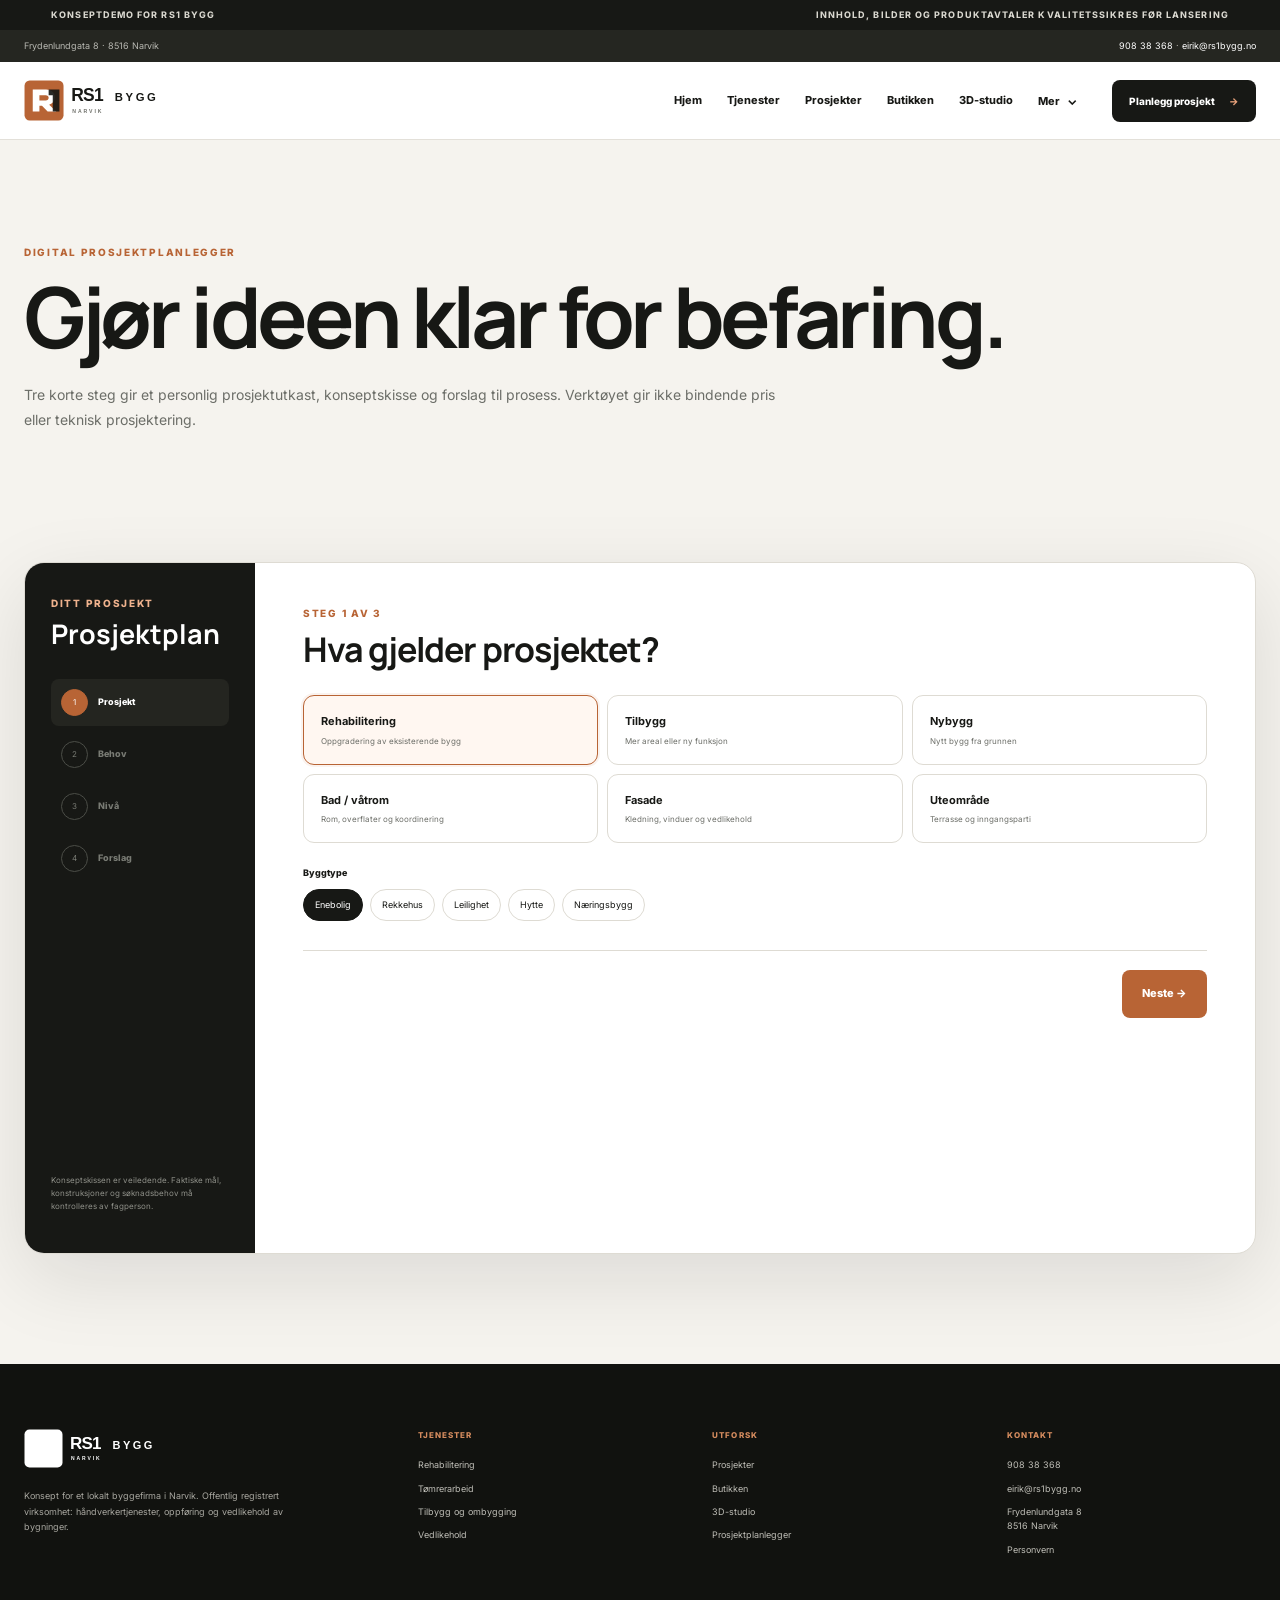
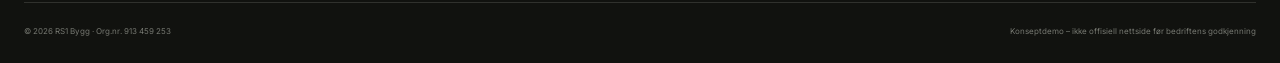
<file: prosjektplanlegger.html>
<!doctype html><html lang="no"><head><meta charset="utf-8"><meta name="viewport" content="width=device-width,initial-scale=1,viewport-fit=cover"><meta name="theme-color" content="#171815"><meta name="description" content="Digital prosjektplanlegger for rehabilitering, tilbygg, nybygg og vedlikehold."><title>Prosjektplanlegger | RS1 Bygg</title><link rel="icon" href="assets/favicon.svg" type="image/svg+xml"><link rel="preconnect" href="https://fonts.googleapis.com"><link rel="preconnect" href="https://fonts.gstatic.com" crossorigin><link href="https://fonts.googleapis.com/css2?family=Inter:wght@400;500;600;700;800&family=Manrope:wght@500;600;700;800;900&display=swap" rel="stylesheet"><link rel="stylesheet" href="assets/site.css?v=20260901"><link rel="stylesheet" href="assets/planner.css?v=20260901"><script defer src="assets/site.js?v=20260901"></script><script defer src="assets/planner.js?v=20260901"></script></head><body data-page="planner"><div class="demo-ribbon"><span>Konseptdemo for RS1 Bygg</span><span>Innhold, bilder og produktavtaler kvalitetssikres før lansering</span></div>
<div class="site-topline"><div class="container"><span>Frydenlundgata 8 · 8516 Narvik</span><span><a href="tel:+4790838368">908 38 368</a> · <a href="mailto:eirik@rs1bygg.no">eirik@rs1bygg.no</a></span></div></div>
<header class="site-header"><div class="header-inner"><a class="site-logo" href="index.html" aria-label="RS1 Bygg"><img src="assets/logo.svg" alt="RS1 Bygg Narvik"></a><nav class="main-nav" aria-label="Hovedmeny"><a href="index.html" class="">Hjem</a><a href="tjenester.html" class="">Tjenester</a><a href="prosjekter.html" class="">Prosjekter</a><a href="butikk.html" class="">Butikken</a><a href="visualisering.html" class="">3D-studio</a><div class="nav-more"><button type="button" aria-expanded="false">Mer <span>⌄</span></button><div class="nav-popover"><a href="galleri.html"><span>Galleri</span><span>→</span></a><a href="tilbud.html"><span>Tilbud</span><span>→</span></a><a href="forhandlere.html"><span>Forhandlere</span><span>→</span></a><a href="prosessen.html"><span>Prosessen</span><span>→</span></a><a href="om-oss.html"><span>Om oss</span><span>→</span></a><a href="ansatte.html"><span>Ansatte</span><span>→</span></a><a href="kontakt.html"><span>Kontakt</span><span>→</span></a></div></div></nav><a class="header-cta" href="prosjektplanlegger.html">Planlegg prosjekt <span>→</span></a><button class="menu-toggle" type="button" aria-label="Åpne meny" aria-expanded="false"><span></span><span></span><span></span></button></div></header>
<nav class="mobile-menu" aria-label="Mobilmeny"><a href="index.html" class=""><span>Hjem</span><span>→</span></a><a href="tjenester.html" class=""><span>Tjenester</span><span>→</span></a><a href="prosjekter.html" class=""><span>Prosjekter</span><span>→</span></a><a href="butikk.html" class=""><span>Butikken</span><span>→</span></a><a href="visualisering.html" class=""><span>3D-studio</span><span>→</span></a><a href="galleri.html" class=""><span>Galleri</span><span>→</span></a><a href="tilbud.html" class=""><span>Tilbud</span><span>→</span></a><a href="forhandlere.html" class=""><span>Forhandlere</span><span>→</span></a><a href="prosessen.html" class=""><span>Prosessen</span><span>→</span></a><a href="om-oss.html" class=""><span>Om oss</span><span>→</span></a><a href="ansatte.html" class=""><span>Ansatte</span><span>→</span></a><a href="kontakt.html" class=""><span>Kontakt</span><span>→</span></a><div class="mobile-actions"><a class="btn btn-accent" href="prosjektplanlegger.html">Planlegg prosjekt</a><a class="btn btn-outline-light" href="tel:+4790838368">Ring 908 38 368</a></div></nav><main><section class="page-hero"><div class="container"><span class="eyebrow">DIGITAL PROSJEKTPLANLEGGER</span><h1>Gjør ideen klar for befaring.</h1><p>Tre korte steg gir et personlig prosjektutkast, konseptskisse og forslag til prosess. Verktøyet gir ikke bindende pris eller teknisk prosjektering.</p></div></section><section class="section pt-small planner-page"><div class="container"><div class="planner-shell" data-planner><aside class="planner-side"><span class="eyebrow light">DITT PROSJEKT</span><h2>Prosjektplan</h2><div class="planner-progress"><div class="planner-progress-item active" data-progress="1"><i>1</i><span>Prosjekt</span></div><div class="planner-progress-item" data-progress="2"><i>2</i><span>Behov</span></div><div class="planner-progress-item" data-progress="3"><i>3</i><span>Nivå</span></div><div class="planner-progress-item" data-progress="4"><i>4</i><span>Forslag</span></div></div><p>Konseptskissen er veiledende. Faktiske mål, konstruksjoner og søknadsbehov må kontrolleres av fagperson.</p></aside><div class="planner-main"><div class="planner-pane active" data-pane="1"><span class="step-label">STEG 1 AV 3</span><h2>Hva gjelder prosjektet?</h2><div class="planner-options" data-single="type"><button class="planner-option selected" data-value="Rehabilitering"><b>Rehabilitering</b><small>Oppgradering av eksisterende bygg</small></button><button class="planner-option" data-value="Tilbygg"><b>Tilbygg</b><small>Mer areal eller ny funksjon</small></button><button class="planner-option" data-value="Nybygg"><b>Nybygg</b><small>Nytt bygg fra grunnen</small></button><button class="planner-option" data-value="Bad / våtrom"><b>Bad / våtrom</b><small>Rom, overflater og koordinering</small></button><button class="planner-option" data-value="Fasade / vedlikehold"><b>Fasade</b><small>Kledning, vinduer og vedlikehold</small></button><button class="planner-option" data-value="Terrasse / uteområde"><b>Uteområde</b><small>Terrasse og inngangsparti</small></button></div><div class="planner-field"><label>Byggtype</label><div class="planner-chips" data-single="property"><button class="selected" data-value="Enebolig">Enebolig</button><button data-value="Rekkehus">Rekkehus</button><button data-value="Leilighet">Leilighet</button><button data-value="Hytte">Hytte</button><button data-value="Næringsbygg">Næringsbygg</button></div></div><div class="planner-nav"><span></span><button class="btn btn-accent" data-next="2">Neste →</button></div></div><div class="planner-pane" data-pane="2"><span class="step-label">STEG 2 AV 3</span><h2>Hva er viktigst?</h2><div class="planner-options" data-priorities><button class="planner-option selected" data-value="Planløsning"><b>Planløsning</b><small>Bedre funksjon og flyt</small></button><button class="planner-option selected" data-value="Materialvalg"><b>Materialvalg</b><small>Uttrykk og levetid</small></button><button class="planner-option" data-value="Energitiltak"><b>Energitiltak</b><small>Isolasjon, vinduer og tetthet</small></button><button class="planner-option" data-value="Søknad"><b>Søknadsbehov</b><small>Regulering og myndighetskrav</small></button><button class="planner-option" data-value="Tilgjengelighet"><b>Tilgjengelighet</b><small>Enklere bruk over tid</small></button><button class="planner-option" data-value="Koordinering"><b>Koordinering</b><small>Flere fag og rekkefølge</small></button></div><div class="planner-field"><label>Omtrent berørt areal <strong id="areaOutput">80 m²</strong></label><input id="projectArea" type="range" min="5" max="300" value="80"></div><div class="planner-field"><label>Beskriv ønsket</label><textarea id="projectDescription" placeholder="Eksempel: Vi vil åpne kjøkken og stue, skifte gulv og oppgradere inngangspartiet."></textarea></div><div class="planner-nav"><button class="btn btn-outline" data-back="1">← Tilbake</button><button class="btn btn-accent" data-next="3">Neste →</button></div></div><div class="planner-pane" data-pane="3"><span class="step-label">STEG 3 AV 3</span><h2>Hvilket nivå ser du for deg?</h2><div class="planner-options" data-single="level"><button class="planner-option" data-value="Nøkternt"><b>Nøkternt</b><small>Funksjon og gode standardvalg</small></button><button class="planner-option selected" data-value="Balansert"><b>Balansert</b><small>Kvalitet, uttrykk og levetid</small></button><button class="planner-option" data-value="Påkostet"><b>Påkostet</b><small>Flere spesialvalg og detaljer</small></button></div><div class="planner-field"><label>Ønsket oppstart</label><select id="projectStart"><option>Så snart som mulig</option><option selected>Innen 3–6 måneder</option><option>Innen 6–12 måneder</option><option>Bare i planleggingsfasen</option></select></div><div class="planner-nav"><button class="btn btn-outline" data-back="2">← Tilbake</button><button class="btn btn-accent" data-generate>Lag prosjektutkast →</button></div></div><div class="planner-pane" data-pane="4"><div class="planner-result-head"><div><span class="step-label">DITT PROSJEKTUTKAST</span><h2 id="resultTitle">Første plan</h2><p id="resultIntro" style="font-size:11px;color:var(--muted);max-width:640px"></p></div><div class="result-score"><div><b id="resultScore">90%</b><small>avklart</small></div></div></div><div class="result-stats" id="resultStats"></div><div class="result-grid"><article class="result-box"><span class="eyebrow">KONSEPTSKISSE</span><div class="result-sketch" id="resultSketch"></div><div class="result-warning">Skissen viser bare areal og retning. Den er ikke en byggetegning.</div></article><article class="result-box"><span class="eyebrow">PROSESS</span><h3>Forslag til rekkefølge</h3><div class="phase-list" id="resultPhases"></div></article></div><article class="result-box" style="margin-top:10px"><span class="eyebrow">FOKUSOMRÅDER</span><div class="result-focus" id="resultFocus"></div><p id="resultNote" style="margin-top:16px"></p></article><div class="result-actions"><button class="btn btn-outline" data-restart>Endre svar</button><div><button class="btn btn-dark" data-download>Last ned utkast</button><a class="btn btn-accent" href="kontakt.html">Ta planen videre →</a></div></div></div></div></div></div></section></main><footer class="site-footer"><div class="container"><div class="footer-grid"><div class="footer-brand"><img src="assets/logo.svg" alt="RS1 Bygg"><p>Konsept for et lokalt byggefirma i Narvik. Offentlig registrert virksomhet: håndverkertjenester, oppføring og vedlikehold av bygninger.</p></div><div><span class="footer-label">Tjenester</span><a href="tjenester.html#rehabilitering">Rehabilitering</a><a href="tjenester.html#tomrer">Tømrerarbeid</a><a href="tjenester.html#tilbygg">Tilbygg og ombygging</a><a href="tjenester.html#vedlikehold">Vedlikehold</a></div><div><span class="footer-label">Utforsk</span><a href="prosjekter.html">Prosjekter</a><a href="butikk.html">Butikken</a><a href="visualisering.html">3D-studio</a><a href="prosjektplanlegger.html">Prosjektplanlegger</a></div><div><span class="footer-label">Kontakt</span><a href="tel:+4790838368">908 38 368</a><a href="mailto:eirik@rs1bygg.no">eirik@rs1bygg.no</a><span>Frydenlundgata 8<br>8516 Narvik</span><a href="personvern.html">Personvern</a></div></div><div class="footer-bottom"><span>© <span data-year></span> RS1 Bygg · Org.nr. 913 459 253</span><span>Konseptdemo – ikke offisiell nettside før bedriftens godkjenning</span></div></div></footer></body></html>
</file>
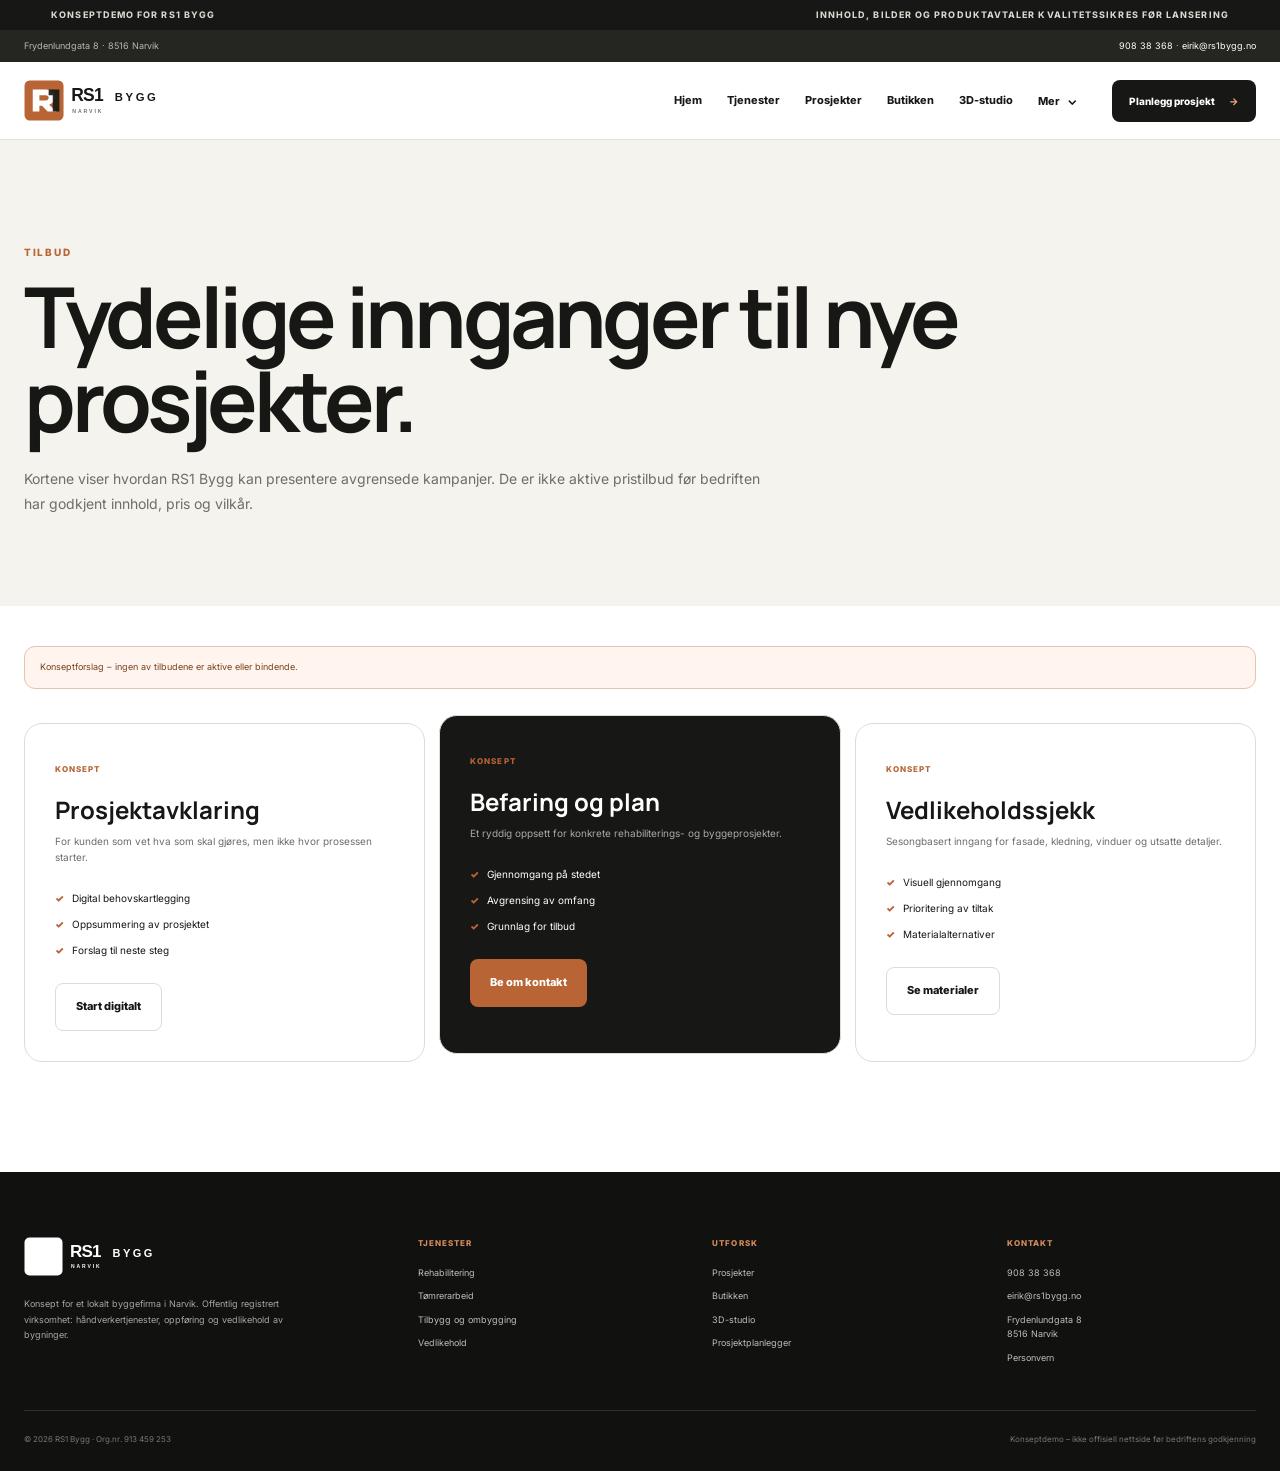
<file: tilbud.html>
<!doctype html><html lang="no"><head><meta charset="utf-8"><meta name="viewport" content="width=device-width,initial-scale=1,viewport-fit=cover"><meta name="theme-color" content="#171815"><meta name="description" content="Konseptside for tilbud, prosjektavklaring og befaring."><title>Tilbud | RS1 Bygg Narvik</title><link rel="icon" href="assets/favicon.svg" type="image/svg+xml"><link rel="preconnect" href="https://fonts.googleapis.com"><link rel="preconnect" href="https://fonts.gstatic.com" crossorigin><link href="https://fonts.googleapis.com/css2?family=Inter:wght@400;500;600;700;800&family=Manrope:wght@500;600;700;800;900&display=swap" rel="stylesheet"><link rel="stylesheet" href="assets/site.css?v=20260901"><script defer src="assets/site.js?v=20260901"></script></head><body data-page="offers"><div class="demo-ribbon"><span>Konseptdemo for RS1 Bygg</span><span>Innhold, bilder og produktavtaler kvalitetssikres før lansering</span></div>
<div class="site-topline"><div class="container"><span>Frydenlundgata 8 · 8516 Narvik</span><span><a href="tel:+4790838368">908 38 368</a> · <a href="mailto:eirik@rs1bygg.no">eirik@rs1bygg.no</a></span></div></div>
<header class="site-header"><div class="header-inner"><a class="site-logo" href="index.html" aria-label="RS1 Bygg"><img src="assets/logo.svg" alt="RS1 Bygg Narvik"></a><nav class="main-nav" aria-label="Hovedmeny"><a href="index.html" class="">Hjem</a><a href="tjenester.html" class="">Tjenester</a><a href="prosjekter.html" class="">Prosjekter</a><a href="butikk.html" class="">Butikken</a><a href="visualisering.html" class="">3D-studio</a><div class="nav-more"><button type="button" aria-expanded="false">Mer <span>⌄</span></button><div class="nav-popover"><a href="galleri.html"><span>Galleri</span><span>→</span></a><a href="tilbud.html"><span>Tilbud</span><span>→</span></a><a href="forhandlere.html"><span>Forhandlere</span><span>→</span></a><a href="prosessen.html"><span>Prosessen</span><span>→</span></a><a href="om-oss.html"><span>Om oss</span><span>→</span></a><a href="ansatte.html"><span>Ansatte</span><span>→</span></a><a href="kontakt.html"><span>Kontakt</span><span>→</span></a></div></div></nav><a class="header-cta" href="prosjektplanlegger.html">Planlegg prosjekt <span>→</span></a><button class="menu-toggle" type="button" aria-label="Åpne meny" aria-expanded="false"><span></span><span></span><span></span></button></div></header>
<nav class="mobile-menu" aria-label="Mobilmeny"><a href="index.html" class=""><span>Hjem</span><span>→</span></a><a href="tjenester.html" class=""><span>Tjenester</span><span>→</span></a><a href="prosjekter.html" class=""><span>Prosjekter</span><span>→</span></a><a href="butikk.html" class=""><span>Butikken</span><span>→</span></a><a href="visualisering.html" class=""><span>3D-studio</span><span>→</span></a><a href="galleri.html" class=""><span>Galleri</span><span>→</span></a><a href="tilbud.html" class="active"><span>Tilbud</span><span>→</span></a><a href="forhandlere.html" class=""><span>Forhandlere</span><span>→</span></a><a href="prosessen.html" class=""><span>Prosessen</span><span>→</span></a><a href="om-oss.html" class=""><span>Om oss</span><span>→</span></a><a href="ansatte.html" class=""><span>Ansatte</span><span>→</span></a><a href="kontakt.html" class=""><span>Kontakt</span><span>→</span></a><div class="mobile-actions"><a class="btn btn-accent" href="prosjektplanlegger.html">Planlegg prosjekt</a><a class="btn btn-outline-light" href="tel:+4790838368">Ring 908 38 368</a></div></nav><main><section class="page-hero"><div class="container"><span class="eyebrow">TILBUD</span><h1>Tydelige innganger til nye prosjekter.</h1><p>Kortene viser hvordan RS1 Bygg kan presentere avgrensede kampanjer. De er ikke aktive pristilbud før bedriften har godkjent innhold, pris og vilkår.</p></div></section><section class="section pt-small"><div class="container"><div class="notice" style="margin-bottom:34px">Konseptforslag – ingen av tilbudene er aktive eller bindende.</div><div class="offer-grid"><article class="offer-card"><span class="offer-label">KONSEPT</span><h3>Prosjektavklaring</h3><p>For kunden som vet hva som skal gjøres, men ikke hvor prosessen starter.</p><div class="offer-list"><span>Digital behovskartlegging</span><span>Oppsummering av prosjektet</span><span>Forslag til neste steg</span></div><a class="btn btn-outline" href="prosjektplanlegger.html">Start digitalt</a></article><article class="offer-card featured"><span class="offer-label">KONSEPT</span><h3>Befaring og plan</h3><p>Et ryddig oppsett for konkrete rehabiliterings- og byggeprosjekter.</p><div class="offer-list"><span>Gjennomgang på stedet</span><span>Avgrensing av omfang</span><span>Grunnlag for tilbud</span></div><a class="btn btn-accent" href="kontakt.html">Be om kontakt</a></article><article class="offer-card"><span class="offer-label">KONSEPT</span><h3>Vedlikeholdssjekk</h3><p>Sesongbasert inngang for fasade, kledning, vinduer og utsatte detaljer.</p><div class="offer-list"><span>Visuell gjennomgang</span><span>Prioritering av tiltak</span><span>Materialalternativer</span></div><a class="btn btn-outline" href="butikk.html">Se materialer</a></article></div></div></section></main><footer class="site-footer"><div class="container"><div class="footer-grid"><div class="footer-brand"><img src="assets/logo.svg" alt="RS1 Bygg"><p>Konsept for et lokalt byggefirma i Narvik. Offentlig registrert virksomhet: håndverkertjenester, oppføring og vedlikehold av bygninger.</p></div><div><span class="footer-label">Tjenester</span><a href="tjenester.html#rehabilitering">Rehabilitering</a><a href="tjenester.html#tomrer">Tømrerarbeid</a><a href="tjenester.html#tilbygg">Tilbygg og ombygging</a><a href="tjenester.html#vedlikehold">Vedlikehold</a></div><div><span class="footer-label">Utforsk</span><a href="prosjekter.html">Prosjekter</a><a href="butikk.html">Butikken</a><a href="visualisering.html">3D-studio</a><a href="prosjektplanlegger.html">Prosjektplanlegger</a></div><div><span class="footer-label">Kontakt</span><a href="tel:+4790838368">908 38 368</a><a href="mailto:eirik@rs1bygg.no">eirik@rs1bygg.no</a><span>Frydenlundgata 8<br>8516 Narvik</span><a href="personvern.html">Personvern</a></div></div><div class="footer-bottom"><span>© <span data-year></span> RS1 Bygg · Org.nr. 913 459 253</span><span>Konseptdemo – ikke offisiell nettside før bedriftens godkjenning</span></div></div></footer></body></html>
</file>
<file: assets/site.css>
:root{--ink:#171815;--ink-2:#272823;--paper:#f5f3ee;--paper-2:#ebe6dc;--white:#fff;--muted:#6c6e68;--line:#dedbd3;--accent:#b86435;--accent-dark:#8e4828;--accent-soft:#f5e6dc;--sage:#69746c;--blue:#274f67;--success:#31715c;--shadow:0 24px 80px rgba(20,20,17,.11);--shadow-sm:0 12px 38px rgba(20,20,17,.09);--radius:18px;--radius-sm:10px;--container:1240px}*{box-sizing:border-box}html{scroll-behavior:smooth}body{margin:0;background:var(--white);color:var(--ink);font-family:Inter,Arial,sans-serif;-webkit-font-smoothing:antialiased;line-height:1.6}body.menu-open{overflow:hidden}img{max-width:100%;display:block}a{color:inherit;text-decoration:none}button,input,select,textarea{font:inherit}button{color:inherit}h1,h2,h3,h4,p{margin-top:0}h1,h2,h3,h4{font-family:Manrope,Inter,sans-serif;line-height:1.08}.container{width:min(var(--container),calc(100% - 48px));margin:auto}.demo-ribbon{height:30px;background:var(--ink);color:#d9d7cf;padding:0 4vw;display:flex;align-items:center;justify-content:space-between;font-size:9px;font-weight:750;letter-spacing:.12em;text-transform:uppercase}.site-topline{height:32px;background:#252621;color:#b8b8b2}.site-topline .container{height:100%;display:flex;align-items:center;justify-content:space-between;font-size:9px}.site-topline a{color:#fff}.site-header{height:78px;position:sticky;top:0;z-index:100;background:rgba(255,255,255,.95);border-bottom:1px solid rgba(222,219,211,.85);backdrop-filter:blur(16px)}.header-inner{width:min(1380px,calc(100% - 48px));height:100%;margin:auto;display:flex;align-items:center;gap:34px}.site-logo{width:154px;display:block;flex:0 0 auto}.site-logo img{width:100%;height:auto}.main-nav{margin-left:auto;display:flex;align-items:center;gap:25px}.main-nav>a,.nav-more>button{font-size:11px;font-weight:750;background:none;border:0;padding:30px 0;position:relative;cursor:pointer}.main-nav>a:after,.nav-more>button:after{content:"";position:absolute;left:0;right:0;bottom:20px;height:2px;background:var(--accent);transform:scaleX(0);transition:.25s}.main-nav>a:hover:after,.main-nav>a.active:after,.nav-more:hover>button:after,.nav-more>button[aria-expanded=true]:after{transform:scaleX(1)}.nav-more{position:relative}.nav-more>button span{font-size:13px;margin-left:4px}.nav-popover{opacity:0;visibility:hidden;transform:translateY(-8px);position:absolute;right:-20px;top:66px;width:238px;background:#fff;border:1px solid var(--line);border-radius:12px;padding:8px;box-shadow:var(--shadow);transition:.2s}.nav-more:hover .nav-popover,.nav-more:focus-within .nav-popover,.nav-more.open .nav-popover{opacity:1;visibility:visible;transform:none}.nav-popover a{display:flex;justify-content:space-between;padding:11px 12px;border-radius:8px;font-size:11px;font-weight:700}.nav-popover a:hover{background:var(--paper)}.header-cta{background:var(--ink);color:#fff;border-radius:8px;padding:13px 17px;font-size:10px;font-weight:800;white-space:nowrap;transition:.2s}.header-cta span{color:#e7a17a;margin-left:12px}.header-cta:hover{background:var(--accent);transform:translateY(-1px)}.menu-toggle{display:none;margin-left:auto;border:0;background:none;width:44px;height:44px;padding:10px;cursor:pointer}.menu-toggle span{display:block;height:2px;background:var(--ink);margin:7px 0;transition:.2s}.menu-toggle[aria-expanded=true] span:first-child{transform:translateY(9px) rotate(45deg)}.menu-toggle[aria-expanded=true] span:nth-child(2){opacity:0}.menu-toggle[aria-expanded=true] span:last-child{transform:translateY(-9px) rotate(-45deg)}.mobile-menu{display:none}.eyebrow,.step-label{display:block;color:var(--accent);font-size:10px;font-weight:800;letter-spacing:.17em;text-transform:uppercase}.eyebrow.light{color:#efb28d}.btn{min-height:48px;border-radius:8px;border:0;padding:0 20px;display:inline-flex;align-items:center;justify-content:center;gap:18px;font-size:11px;font-weight:800;cursor:pointer;transition:transform .2s,background .2s,border .2s}.btn:hover{transform:translateY(-2px)}.btn-accent{background:var(--accent);color:#fff}.btn-accent:hover{background:var(--accent-dark)}.btn-dark{background:var(--ink);color:#fff}.btn-dark:hover{background:#2c2d28}.btn-light{background:#fff;color:var(--ink)}.btn-glass{background:rgba(255,255,255,.12);border:1px solid rgba(255,255,255,.3);color:#fff}.btn-outline{border:1px solid var(--line);background:#fff}.btn-outline-light{border:1px solid rgba(255,255,255,.35);color:#fff;background:transparent}.text-link{display:inline-flex;align-items:center;gap:14px;font-size:11px;font-weight:800;border-bottom:1px solid currentColor;padding-bottom:5px}.text-link span{color:var(--accent)}.hero{position:relative;min-height:750px;color:#fff;display:flex;align-items:flex-end;overflow:hidden}.hero-media{position:absolute;inset:0}.hero-media img{width:100%;height:100%;object-fit:cover}.hero-shade{position:absolute;inset:0;background:linear-gradient(90deg,rgba(15,17,15,.91) 0%,rgba(15,17,15,.65) 47%,rgba(15,17,15,.12) 82%),linear-gradient(0deg,rgba(15,17,15,.52),transparent 55%)}.hero-content{position:relative;z-index:2;padding:118px 0 67px}.hero h1{max-width:820px;font-size:clamp(54px,7vw,94px);line-height:.98;letter-spacing:-.052em;margin:15px 0 28px}.hero-content>p{max-width:660px;font-size:16px;line-height:1.72;color:#e2e1db}.hero-actions{display:flex;gap:10px;flex-wrap:wrap;margin-top:32px}.hero-facts{display:flex;gap:50px;margin-top:75px}.hero-facts div{display:flex;flex-direction:column;gap:5px;padding-left:16px;border-left:2px solid var(--accent)}.hero-facts b{font-size:12px}.hero-facts span{font-size:9px;color:#cbc9c1}.trust-strip{background:var(--ink);color:#fff}.trust-strip .container{min-height:76px;display:flex;align-items:center;justify-content:space-between;gap:24px;overflow-x:auto}.trust-strip span{font-size:9px;font-weight:700;letter-spacing:.09em;text-transform:uppercase;white-space:nowrap;color:#c4c3bc}.section{padding:110px 0}.section.pt-small{padding-top:40px}.section-soft{background:var(--paper)}.section-dark{background:var(--ink);color:#fff}.split-heading{display:grid;grid-template-columns:1.15fr .85fr;gap:80px;align-items:end;margin-bottom:50px}.split-heading h2,.process-layout h2{font-size:clamp(34px,4.5vw,58px);line-height:1.06;letter-spacing:-.04em;margin:12px 0 0}.split-heading>p{color:var(--muted);font-size:13px;line-height:1.8;max-width:540px}.service-grid{display:grid;grid-template-columns:1.25fr .75fr .75fr;grid-template-rows:320px 320px;gap:14px}.service-card{position:relative;overflow:hidden;border-radius:var(--radius);color:#fff;min-height:0;background:#333}.service-card-large{grid-row:span 2}.service-card:nth-child(4){grid-column:2 / span 2}.service-card img{width:100%;height:100%;object-fit:cover;transition:transform .6s}.service-card:after{content:"";position:absolute;inset:0;background:linear-gradient(0deg,rgba(15,17,15,.88),transparent 65%)}.service-card:hover img{transform:scale(1.045)}.service-card>div{position:absolute;left:26px;right:26px;bottom:24px;z-index:2}.service-card h3{font-size:22px;margin:0 0 6px}.service-card p{font-size:10px;color:#dddcd7;margin:0;max-width:460px}.card-index{position:absolute;top:18px;left:20px;z-index:2;background:rgba(20,20,18,.74);padding:7px 9px;border-radius:5px;font-size:8px}.feature-band{background:var(--ink);color:#fff;padding:110px 0}.feature-grid{display:grid;grid-template-columns:.85fr 1.15fr;gap:100px;align-items:center}.feature-copy h2{font-size:clamp(38px,5vw,62px);line-height:1.04;letter-spacing:-.045em;margin:14px 0 22px}.feature-copy p{color:#c8c7c0;font-size:13px;line-height:1.8}.planner-preview{background:#f9f8f4;color:var(--ink);border-radius:18px;padding:26px;box-shadow:0 40px 100px rgba(0,0,0,.25);transform:rotate(1.5deg)}.preview-top{display:flex;justify-content:space-between;border-bottom:1px solid var(--line);padding-bottom:18px}.preview-top span{font-size:8px;color:var(--accent);font-weight:800}.preview-top b{font-size:10px}.preview-steps{display:flex;gap:7px;margin:18px 0}.preview-steps span{flex:1;padding:9px 6px;text-align:center;border-radius:6px;background:#e8e6df;font-size:7px}.preview-steps .done{background:#dbe3db}.preview-steps .active{background:var(--accent);color:#fff}.preview-card{padding:20px;background:#fff;border:1px solid var(--line);border-radius:10px}.preview-card small{font-size:7px;color:var(--accent);font-weight:800}.preview-card strong{display:block;font-size:17px;margin:8px 0}.preview-card p{font-size:9px;line-height:1.6;color:var(--muted);margin:0}.preview-metrics{display:grid;grid-template-columns:1fr 1fr;gap:8px;margin-top:8px}.preview-metrics div{background:#ece9e2;border-radius:8px;padding:12px}.preview-metrics small{display:block;font-size:7px;color:var(--muted)}.preview-metrics b{font-size:10px}.project-cards{display:grid;grid-template-columns:repeat(3,1fr);gap:14px}.project-card{height:520px;border-radius:var(--radius);overflow:hidden;position:relative;color:#fff;background:#333}.project-card img{width:100%;height:100%;object-fit:cover;transition:.6s}.project-card:after{content:"";position:absolute;inset:0;background:linear-gradient(0deg,rgba(10,12,11,.84),transparent 67%)}.project-card:hover img{transform:scale(1.045)}.project-overlay{position:absolute;left:25px;right:25px;bottom:25px;z-index:2}.project-overlay span{font-size:8px;font-weight:800;color:#efb28d;text-transform:uppercase;letter-spacing:.11em}.project-overlay h3{font-size:21px;margin:8px 0}.project-overlay p{font-size:10px;color:#d7d6d0}.concept-note{font-size:9px;color:var(--muted);margin-top:14px}.process-layout{display:grid;grid-template-columns:.85fr 1.15fr;gap:90px}.process-list article{display:grid;grid-template-columns:50px 1fr;gap:18px;padding:24px 0;border-top:1px solid var(--line)}.process-list i{font-style:normal;color:var(--accent);font-size:10px}.process-list h3{font-size:17px;margin:0 0 5px}.process-list p{font-size:10px;line-height:1.6;color:var(--muted);margin:0}.contact-band{background:var(--accent);color:#fff;padding:70px 0}.contact-band .container{display:flex;justify-content:space-between;align-items:center;gap:40px}.contact-band h2{font-size:clamp(34px,4vw,52px);letter-spacing:-.04em;margin:10px 0 0}.contact-band-actions{display:flex;gap:10px}.page-hero{padding:104px 0 76px;background:var(--paper)}.page-hero h1{font-size:clamp(48px,7vw,84px);line-height:1;letter-spacing:-.052em;max-width:1000px;margin:14px 0 24px}.page-hero p{max-width:760px;color:var(--muted);font-size:14px;line-height:1.8}.page-hero-image{position:relative;min-height:650px;color:#fff;display:flex;align-items:flex-end}.page-hero-image>img{position:absolute;inset:0;width:100%;height:100%;object-fit:cover}.page-hero-image:after{content:"";position:absolute;inset:0;background:linear-gradient(0deg,rgba(14,15,13,.85),rgba(14,15,13,.08) 78%)}.page-hero-image .container{position:relative;z-index:2;padding-bottom:65px}.page-hero-image h1{font-size:clamp(50px,7vw,86px);max-width:930px;letter-spacing:-.05em;margin:15px 0 20px}.page-hero-image p{font-size:14px;max-width:670px;color:#dddcd7}.service-detail{padding:100px 0}.service-detail.alt{background:var(--paper)}.service-detail .container{display:grid;grid-template-columns:1fr 1fr;gap:80px;align-items:center}.service-detail.alt .detail-copy{order:2}.service-detail.alt .detail-image{order:1}.detail-image{height:560px;border-radius:var(--radius);overflow:hidden}.detail-image img{width:100%;height:100%;object-fit:cover}.detail-copy h2{font-size:clamp(36px,4.5vw,58px);line-height:1.05;letter-spacing:-.04em;margin:12px 0 20px}.detail-copy>p{color:var(--muted);font-size:13px;line-height:1.8}.check-list{display:grid;gap:11px;margin:24px 0 28px}.check-list div{display:flex;align-items:flex-start;gap:11px;font-size:11px}.check-list div:before{content:"✓";width:21px;height:21px;border-radius:50%;background:#e4eee9;color:var(--success);display:grid;place-items:center;flex:0 0 21px;font-weight:900}.mini-service-grid{display:grid;grid-template-columns:repeat(3,1fr);gap:12px}.mini-service{background:#fff;border:1px solid var(--line);border-radius:14px;padding:24px}.mini-service i{font-style:normal;color:var(--accent);font-size:20px}.mini-service h3{font-size:17px;margin:22px 0 8px}.mini-service p{font-size:10px;color:var(--muted)}.portfolio-filter{display:flex;gap:7px;flex-wrap:wrap;margin-bottom:28px}.portfolio-filter button{border:1px solid var(--line);background:#fff;border-radius:25px;padding:9px 13px;font-size:9px;font-weight:750;cursor:pointer}.portfolio-filter button.active{background:var(--ink);border-color:var(--ink);color:#fff}.portfolio-grid{display:grid;grid-template-columns:repeat(2,1fr);gap:15px}.portfolio-item{background:#fff;border:1px solid var(--line);border-radius:var(--radius);overflow:hidden}.portfolio-item.hidden{display:none}.portfolio-item.featured{grid-column:span 2;display:grid;grid-template-columns:1.2fr .8fr}.portfolio-item img{width:100%;height:360px;object-fit:cover}.portfolio-item.featured img{height:520px}.portfolio-info{padding:28px}.portfolio-info span{font-size:8px;font-weight:800;color:var(--accent);text-transform:uppercase;letter-spacing:.12em}.portfolio-info h2{font-size:27px;margin:9px 0}.portfolio-info p{font-size:11px;color:var(--muted);line-height:1.7}.project-facts{display:flex;gap:7px;flex-wrap:wrap;margin-top:18px}.project-facts i{font-style:normal;background:var(--paper);padding:6px 9px;border-radius:18px;font-size:8px}.stats-grid{display:grid;grid-template-columns:repeat(4,1fr);gap:12px}.stat-card{border:1px solid var(--line);border-radius:14px;padding:24px;background:#fff}.stat-card b{display:block;font:800 28px Manrope}.stat-card span{font-size:9px;color:var(--muted)}.masonry-gallery{columns:3 280px;column-gap:14px}.gallery-item{width:100%;display:block;border:0;padding:0;margin:0 0 14px;border-radius:14px;overflow:hidden;position:relative;cursor:pointer;background:#ddd}.gallery-item img{width:100%;transition:.35s}.gallery-item:hover img{transform:scale(1.025)}.gallery-item span{position:absolute;left:11px;bottom:11px;background:rgba(23,24,21,.82);color:#fff;padding:6px 8px;border-radius:6px;font-size:8px}.lightbox{position:fixed;inset:0;z-index:220;background:rgba(9,10,8,.94);display:none;align-items:center;justify-content:center;padding:28px}.lightbox.open{display:flex}.lightbox img{max-width:min(1200px,92vw);max-height:84vh;border-radius:12px}.lightbox p{position:absolute;bottom:22px;color:#fff;font-size:10px}.lightbox-close{position:absolute;top:20px;right:22px;width:44px;height:44px;border-radius:50%;border:1px solid rgba(255,255,255,.3);background:rgba(255,255,255,.1);color:#fff;font-size:23px;cursor:pointer}.material-layout{display:grid;grid-template-columns:260px minmax(0,1fr);gap:28px}.material-sidebar{position:sticky;top:120px;align-self:start;background:var(--paper);border-radius:14px;padding:20px}.material-sidebar h3{font-size:17px}.material-tabs{display:grid;gap:5px;margin-top:17px}.material-tabs button{border:0;background:transparent;text-align:left;padding:11px;border-radius:7px;font-size:10px;font-weight:750;cursor:pointer}.material-tabs button.active{background:var(--ink);color:#fff}.material-panel{display:none}.material-panel.active{display:block}.material-hero{height:420px;position:relative;border-radius:var(--radius);overflow:hidden;margin-bottom:16px}.material-hero img{width:100%;height:100%;object-fit:cover}.material-hero:after{content:"";position:absolute;inset:0;background:linear-gradient(0deg,rgba(15,16,14,.76),transparent 63%)}.material-hero>div{position:absolute;left:25px;right:25px;bottom:23px;color:#fff;z-index:2}.material-hero h2{font-size:28px;margin:6px 0}.material-hero p{font-size:10px;color:#e0ded7}.sample-grid{display:grid;grid-template-columns:repeat(3,1fr);gap:10px}.sample{border:1px solid var(--line);background:#fff;border-radius:11px;padding:9px;text-align:left;cursor:pointer}.sample.active{border-color:var(--accent);box-shadow:0 0 0 2px rgba(184,100,53,.1)}.sample img{width:100%;height:120px;object-fit:cover;border-radius:7px}.sample b{display:block;font-size:10px;margin:9px 2px 2px}.sample span{font-size:8px;color:var(--muted);margin-left:2px}.product-note{margin-top:20px;border-left:3px solid var(--accent);background:var(--accent-soft);padding:15px;font-size:10px;color:#62402e}.offer-grid{display:grid;grid-template-columns:repeat(3,1fr);gap:14px}.offer-card{border:1px solid var(--line);border-radius:var(--radius);padding:30px;background:#fff;position:relative}.offer-card.featured{background:var(--ink);color:#fff;transform:translateY(-8px)}.offer-label{font-size:8px;color:var(--accent);text-transform:uppercase;letter-spacing:.13em;font-weight:800}.offer-card h3{font-size:24px;margin:18px 0 10px}.offer-card>p{font-size:10px;color:var(--muted)}.offer-card.featured>p{color:#aaa9a3}.offer-list{display:grid;gap:10px;margin:25px 0}.offer-list span{font-size:10px}.offer-list span:before{content:"✓";color:var(--accent);font-weight:900;margin-right:8px}.brand-wall{display:grid;grid-template-columns:repeat(4,1fr);gap:10px}.brand-card{min-height:120px;border:1px solid var(--line);border-radius:13px;background:#fff;padding:23px;display:flex;flex-direction:column;justify-content:center;text-align:center}.brand-card b{font:800 17px Manrope}.brand-card span{font-size:8px;color:var(--muted);margin-top:5px}.principle-grid{display:grid;grid-template-columns:repeat(3,1fr);gap:14px}.principle-card{padding:28px;border-top:2px solid var(--accent);background:#fff}.principle-card h3{font-size:20px;margin:8px 0}.principle-card p{font-size:10px;color:var(--muted)}.two-col{display:grid;grid-template-columns:1fr 1fr;gap:75px;align-items:center}.two-col img{width:100%;height:530px;object-fit:cover;border-radius:var(--radius)}.two-col h2{font-size:clamp(36px,4.3vw,58px);letter-spacing:-.04em;margin:13px 0 20px}.two-col p{font-size:13px;line-height:1.8;color:var(--muted)}.fact-cards{display:grid;grid-template-columns:repeat(4,1fr);gap:10px;margin-top:30px}.fact-cards article{border:1px solid var(--line);border-radius:12px;padding:20px;background:#fff}.fact-cards b{display:block;font-size:16px}.fact-cards span{display:block;font-size:8px;color:var(--muted);margin-top:4px}.timeline{max-width:900px}.timeline article{display:grid;grid-template-columns:100px 1fr;gap:35px;padding:35px 0;border-top:1px solid var(--line)}.timeline>article>span{font:800 28px Manrope;color:var(--accent)}.timeline h2{font-size:30px;margin:0 0 8px}.timeline p{font-size:11px;line-height:1.7;color:var(--muted)}.team-feature{display:grid;grid-template-columns:.9fr 1.1fr;background:var(--ink);color:#fff;border-radius:var(--radius);overflow:hidden}.team-photo{min-height:570px;background:linear-gradient(145deg,#31342f,#11120f);position:relative;display:grid;place-items:center}.team-initials{font:900 clamp(90px,14vw,190px) Manrope;letter-spacing:-.09em;color:#c8794c}.team-photo small{position:absolute;bottom:19px;left:20px;color:#aaa9a3;font-size:8px}.team-copy{padding:65px;display:flex;flex-direction:column;justify-content:center}.team-copy h2{font-size:clamp(40px,5vw,64px);margin:12px 0}.team-role{color:#e8a77d;font-size:10px;font-weight:800;text-transform:uppercase;letter-spacing:.13em}.team-copy p{color:#c4c3bc;font-size:12px;line-height:1.8}.role-grid{display:grid;grid-template-columns:repeat(3,1fr);gap:12px}.role-grid article{border:1px solid var(--line);border-radius:14px;padding:26px}.role-grid i{font-style:normal;color:var(--accent);font-size:20px}.role-grid h3{font-size:19px;margin:20px 0 8px}.role-grid p{font-size:10px;color:var(--muted)}.contact-layout{display:grid;grid-template-columns:.72fr 1.28fr;gap:20px}.contact-cards{display:grid;grid-template-columns:1fr 1fr;gap:10px}.contact-cards>*{border:1px solid var(--line);border-radius:13px;padding:21px;background:#fff;display:flex;flex-direction:column;min-height:140px}.contact-cards span{font-size:8px;color:var(--accent);font-weight:800;letter-spacing:.1em}.contact-cards b{font-size:15px;margin-top:18px}.contact-cards i{font-style:normal;font-size:9px;color:var(--muted);margin-top:auto}.contact-form{background:var(--paper);padding:35px;border-radius:var(--radius)}.contact-form h2{font-size:34px;margin:10px 0 26px}.form-grid{display:grid;grid-template-columns:1fr 1fr;gap:12px}.form-grid label{font-size:9px;font-weight:800}.form-grid input,.form-grid select,.form-grid textarea{width:100%;margin-top:7px;border:1px solid var(--line);background:#fff;border-radius:7px;padding:13px;font-size:10px;outline:none}.form-grid input:focus,.form-grid select:focus,.form-grid textarea:focus{border-color:var(--accent);box-shadow:0 0 0 3px rgba(184,100,53,.12)}.form-grid textarea{height:125px;resize:vertical}.span-2{grid-column:span 2}.consent{display:flex;align-items:flex-start;gap:9px;font-weight:500!important;line-height:1.5}.consent input{width:auto!important;margin:2px 0!important}.contact-form .btn{margin-top:18px}.form-note{font-size:8px;color:var(--muted);margin:10px 0 0}.map-section iframe{display:block;width:100%;height:480px;border:0;filter:grayscale(1) contrast(.9)}.legal-copy{max-width:800px}.legal-copy h2{font-size:25px;margin:35px 0 8px}.legal-copy p{font-size:12px;line-height:1.8;color:var(--muted)}.site-footer{background:#11120f;color:#fff;padding:65px 0 25px}.footer-grid{display:grid;grid-template-columns:1.4fr 1fr 1fr 1fr;gap:45px}.footer-brand img{width:150px;filter:brightness(0) invert(1)}.footer-brand p{font-size:9px;line-height:1.7;color:#a7a69f;max-width:270px;margin-top:20px}.footer-grid>div:not(:first-child){display:flex;flex-direction:column;gap:9px}.footer-label{color:#d48b5e!important;font-size:8px!important;font-weight:800;letter-spacing:.13em;text-transform:uppercase;margin-bottom:7px}.footer-grid a,.footer-grid span{font-size:9px;color:#bebdb6}.footer-grid a:hover{color:#fff}.footer-bottom{display:flex;justify-content:space-between;border-top:1px solid #30312d;margin-top:45px;padding-top:22px;color:#767871;font-size:8px}.notice{border:1px solid #e6c3ae;background:#fff5ee;color:#764020;border-radius:11px;padding:13px 15px;font-size:9px}.reveal{opacity:0;transform:translateY(17px);transition:opacity .55s ease,transform .55s ease}.reveal.visible{opacity:1;transform:none}@media(max-width:1080px){.main-nav{gap:17px}.main-nav>a,.nav-more>button{font-size:10px}.service-grid{grid-template-columns:1fr 1fr;grid-template-rows:360px 300px}.service-card-large{grid-row:auto}.service-card:nth-child(4){grid-column:auto}.feature-grid,.process-layout{gap:55px}.portfolio-item.featured{grid-template-columns:1fr}.portfolio-item.featured img{height:430px}.brand-wall{grid-template-columns:repeat(3,1fr)}}@media(max-width:900px){.main-nav{display:none}.menu-toggle{display:block}.header-cta{margin-left:auto}.mobile-menu{position:fixed;z-index:99;top:140px;left:0;right:0;bottom:0;background:var(--ink);padding:24px 22px 40px;overflow:auto;transform:translateX(100%);transition:.3s;display:block}.mobile-menu.open{transform:none}.mobile-menu>a{display:flex;justify-content:space-between;color:#fff;padding:13px 2px;border-bottom:1px solid #33342f;font:700 16px Manrope}.mobile-menu>a.active{color:#e8a77d}.mobile-actions{display:grid;gap:8px;margin-top:22px}.feature-grid,.process-layout,.two-col,.service-detail .container,.team-feature{grid-template-columns:1fr}.detail-image{height:420px}.service-detail.alt .detail-copy{order:initial}.service-detail.alt .detail-image{order:initial}.team-photo{min-height:410px}.team-copy{padding:45px}.contact-layout{grid-template-columns:1fr}.material-layout{grid-template-columns:1fr}.material-sidebar{position:relative;top:auto}.material-tabs{display:flex;overflow-x:auto}.material-tabs button{flex:0 0 auto}.mini-service-grid,.offer-grid,.principle-grid{grid-template-columns:1fr 1fr}.project-cards{grid-template-columns:1fr 1fr}.project-card:last-child{grid-column:1/-1}.fact-cards{grid-template-columns:1fr 1fr}.footer-grid{grid-template-columns:1fr 1fr}}@media(max-width:780px){.container{width:min(100% - 32px,var(--container))}.demo-ribbon{height:26px;padding:0 14px;font-size:7px}.demo-ribbon span:last-child{display:none}.site-topline{display:none}.site-header{height:66px}.header-inner{width:calc(100% - 28px)}.site-logo{width:125px}.header-cta{display:none}.mobile-menu{top:92px}.hero{min-height:700px}.hero-shade{background:linear-gradient(0deg,rgba(15,17,15,.91) 0%,rgba(15,17,15,.56) 68%,rgba(15,17,15,.16))}.hero-content{padding:150px 0 42px}.hero h1{font-size:48px}.hero-content>p{font-size:14px}.hero-facts{display:grid;grid-template-columns:1fr 1fr;gap:20px;margin-top:50px}.trust-strip .container{justify-content:flex-start}.section{padding:75px 0}.split-heading{grid-template-columns:1fr;gap:20px;margin-bottom:30px}.split-heading h2,.process-layout h2{font-size:37px}.service-grid{display:grid;grid-template-columns:1fr;grid-template-rows:none}.service-card,.service-card-large{height:330px;grid-column:auto}.service-card:nth-child(4){grid-column:auto}.feature-band{padding:75px 0}.planner-preview{transform:none}.project-cards{grid-template-columns:1fr}.project-card,.project-card:last-child{height:430px;grid-column:auto}.contact-band .container{display:block}.contact-band-actions{margin-top:25px;display:grid}.page-hero{padding:75px 0 55px}.page-hero h1{font-size:47px}.page-hero-image{min-height:560px}.service-detail{padding:70px 0}.detail-image{height:410px}.detail-copy h2{font-size:36px}.mini-service-grid,.offer-grid,.principle-grid{grid-template-columns:1fr}.portfolio-grid{grid-template-columns:1fr}.portfolio-item.featured{grid-column:auto;display:block}.portfolio-item.featured img,.portfolio-item img{height:360px}.portfolio-info h2{font-size:27px}.stats-grid{grid-template-columns:1fr 1fr}.masonry-gallery{columns:2}.material-hero{height:390px}.sample-grid{grid-template-columns:1fr 1fr}.brand-wall{grid-template-columns:1fr 1fr}.team-copy{padding:35px}.contact-cards{grid-template-columns:1fr 1fr}.contact-form{padding:25px}.form-grid{grid-template-columns:1fr}.span-2{grid-column:auto}.timeline article{grid-template-columns:60px 1fr}.footer-grid{grid-template-columns:1fr 1fr}.footer-brand{grid-column:span 2}}@media(max-width:480px){.hero h1{font-size:42px}.hero-facts{grid-template-columns:1fr}.contact-cards,.stats-grid,.fact-cards,.brand-wall,.sample-grid{grid-template-columns:1fr}.masonry-gallery{columns:1}.footer-grid{grid-template-columns:1fr}.footer-brand{grid-column:auto}.footer-bottom{display:grid;gap:8px}.contact-band-actions{width:100%}.contact-band-actions .btn{width:100%}}
</file>
<file: assets/planner.css>
.planner-page{background:var(--paper)}.planner-shell{display:grid;grid-template-columns:230px minmax(0,1fr);background:#fff;border:1px solid var(--line);border-radius:20px;overflow:hidden;box-shadow:var(--shadow)}.planner-side{background:var(--ink);color:#fff;padding:32px 26px;display:flex;flex-direction:column;min-height:690px}.planner-side h2{font-size:27px;margin:8px 0 30px}.planner-progress{display:grid;gap:5px}.planner-progress-item{display:flex;align-items:center;gap:10px;padding:10px;border-radius:8px;color:#797b74}.planner-progress-item.active,.planner-progress-item.done{background:#242520;color:#fff}.planner-progress-item i{font-style:normal;width:27px;height:27px;display:grid;place-items:center;border:1px solid #4b4d47;border-radius:50%;font-size:8px}.planner-progress-item.active i{background:var(--accent);border-color:var(--accent)}.planner-progress-item.done i{background:#4e6659;border-color:#4e6659}.planner-progress-item span{font-size:9px;font-weight:800}.planner-side>p{margin-top:auto;color:#8f9089;font-size:8px;line-height:1.65}.planner-main{padding:42px 48px;min-width:0}.planner-pane{display:none}.planner-pane.active{display:block}.planner-pane>h2{font-size:34px;letter-spacing:-.035em;margin:10px 0 27px}.planner-options{display:grid;grid-template-columns:repeat(3,1fr);gap:9px}.planner-option{border:1px solid var(--line);background:#fff;border-radius:11px;padding:17px;text-align:left;cursor:pointer;transition:.2s}.planner-option:hover{border-color:#b7b5ae}.planner-option.selected{border-color:var(--accent);background:#fff7f1;box-shadow:0 0 0 2px rgba(184,100,53,.08)}.planner-option b{display:block;font-size:11px}.planner-option small{display:block;color:var(--muted);font-size:8px;line-height:1.5;margin-top:4px}.planner-field{margin-top:23px}.planner-field>label{display:flex;justify-content:space-between;gap:10px;font-size:9px;font-weight:800;margin-bottom:8px}.planner-field label strong{color:var(--accent)}.planner-field input[type=range]{width:100%;accent-color:var(--accent)}.planner-field input:not([type=range]),.planner-field select,.planner-field textarea{width:100%;border:1px solid var(--line);background:#fff;border-radius:9px;padding:12px 13px;font-size:10px;outline:none}.planner-field textarea{height:105px;resize:vertical;line-height:1.6}.planner-field input:focus,.planner-field select:focus,.planner-field textarea:focus{border-color:var(--accent);box-shadow:0 0 0 3px rgba(184,100,53,.1)}.planner-chips{display:flex;gap:7px;flex-wrap:wrap}.planner-chips button{border:1px solid var(--line);background:#fff;padding:8px 11px;border-radius:20px;font-size:9px;cursor:pointer}.planner-chips button.selected{background:var(--ink);color:#fff;border-color:var(--ink)}.planner-nav{border-top:1px solid var(--line);margin-top:29px;padding-top:19px;display:flex;justify-content:space-between;align-items:center;gap:10px}.planner-result-head{display:flex;justify-content:space-between;gap:20px;align-items:start}.planner-result-head h2{font-size:35px;margin:8px 0}.result-score{width:72px;height:72px;border-radius:50%;background:var(--accent);color:#fff;display:grid;place-items:center;text-align:center;flex:0 0 72px}.result-score b{font-size:17px;line-height:1}.result-score small{display:block;font-size:6px;text-transform:uppercase;letter-spacing:.08em}.result-stats{display:grid;grid-template-columns:repeat(4,1fr);border:1px solid var(--line);border-radius:11px;overflow:hidden;margin:24px 0}.result-stats div{padding:12px;border-right:1px solid var(--line)}.result-stats div:last-child{border:0}.result-stats small{display:block;font-size:7px;color:var(--muted);text-transform:uppercase}.result-stats b{display:block;font-size:9px;margin-top:4px}.result-grid{display:grid;grid-template-columns:1.2fr .8fr;gap:10px}.result-box{border:1px solid var(--line);border-radius:12px;padding:18px;background:#fff}.result-box h3{font-size:18px;margin:9px 0}.result-box>p{font-size:9px;line-height:1.65;color:var(--muted)}.result-sketch svg{width:100%;height:auto;display:block;margin-top:10px}.phase-list{display:grid;gap:8px;margin-top:12px}.phase-list div{display:flex;align-items:center;gap:9px;font-size:9px}.phase-list i{font-style:normal;width:25px;height:25px;border-radius:50%;display:grid;place-items:center;background:var(--accent-soft);color:var(--accent);font-weight:900}.result-focus{display:flex;gap:6px;flex-wrap:wrap;margin-top:13px}.result-focus span{background:var(--paper);padding:6px 9px;border-radius:16px;font-size:8px}.result-warning{margin-top:10px;border-left:3px solid var(--accent);background:#fff7f1;padding:13px;font-size:8px;color:#6e4934}.result-actions{display:flex;justify-content:space-between;align-items:center;gap:10px;border-top:1px solid var(--line);margin-top:18px;padding-top:18px}.result-actions>div{display:flex;gap:8px}@media(max-width:820px){.planner-shell{display:block}.planner-side{min-height:0;padding:15px}.planner-side>.eyebrow,.planner-side>h2,.planner-side>p{display:none}.planner-progress{grid-template-columns:repeat(4,1fr)}.planner-progress-item{justify-content:center;padding:6px 3px;gap:5px}.planner-progress-item span{font-size:7px}.planner-progress-item i{width:23px;height:23px}.planner-main{padding:27px 15px}.planner-options{grid-template-columns:1fr}.planner-pane>h2{font-size:27px}.result-stats{grid-template-columns:1fr 1fr}.result-stats div:nth-child(2){border-right:0}.result-stats div:nth-child(-n+2){border-bottom:1px solid var(--line)}.result-grid{grid-template-columns:1fr}.result-actions{display:grid}.result-actions>div{display:grid}.result-actions .btn{width:100%}}@media(max-width:430px){.planner-progress-item span{display:none}.planner-result-head{display:block}.result-score{margin-top:10px}.result-stats{grid-template-columns:1fr}.result-stats div{border-right:0;border-bottom:1px solid var(--line)!important}}
</file>
